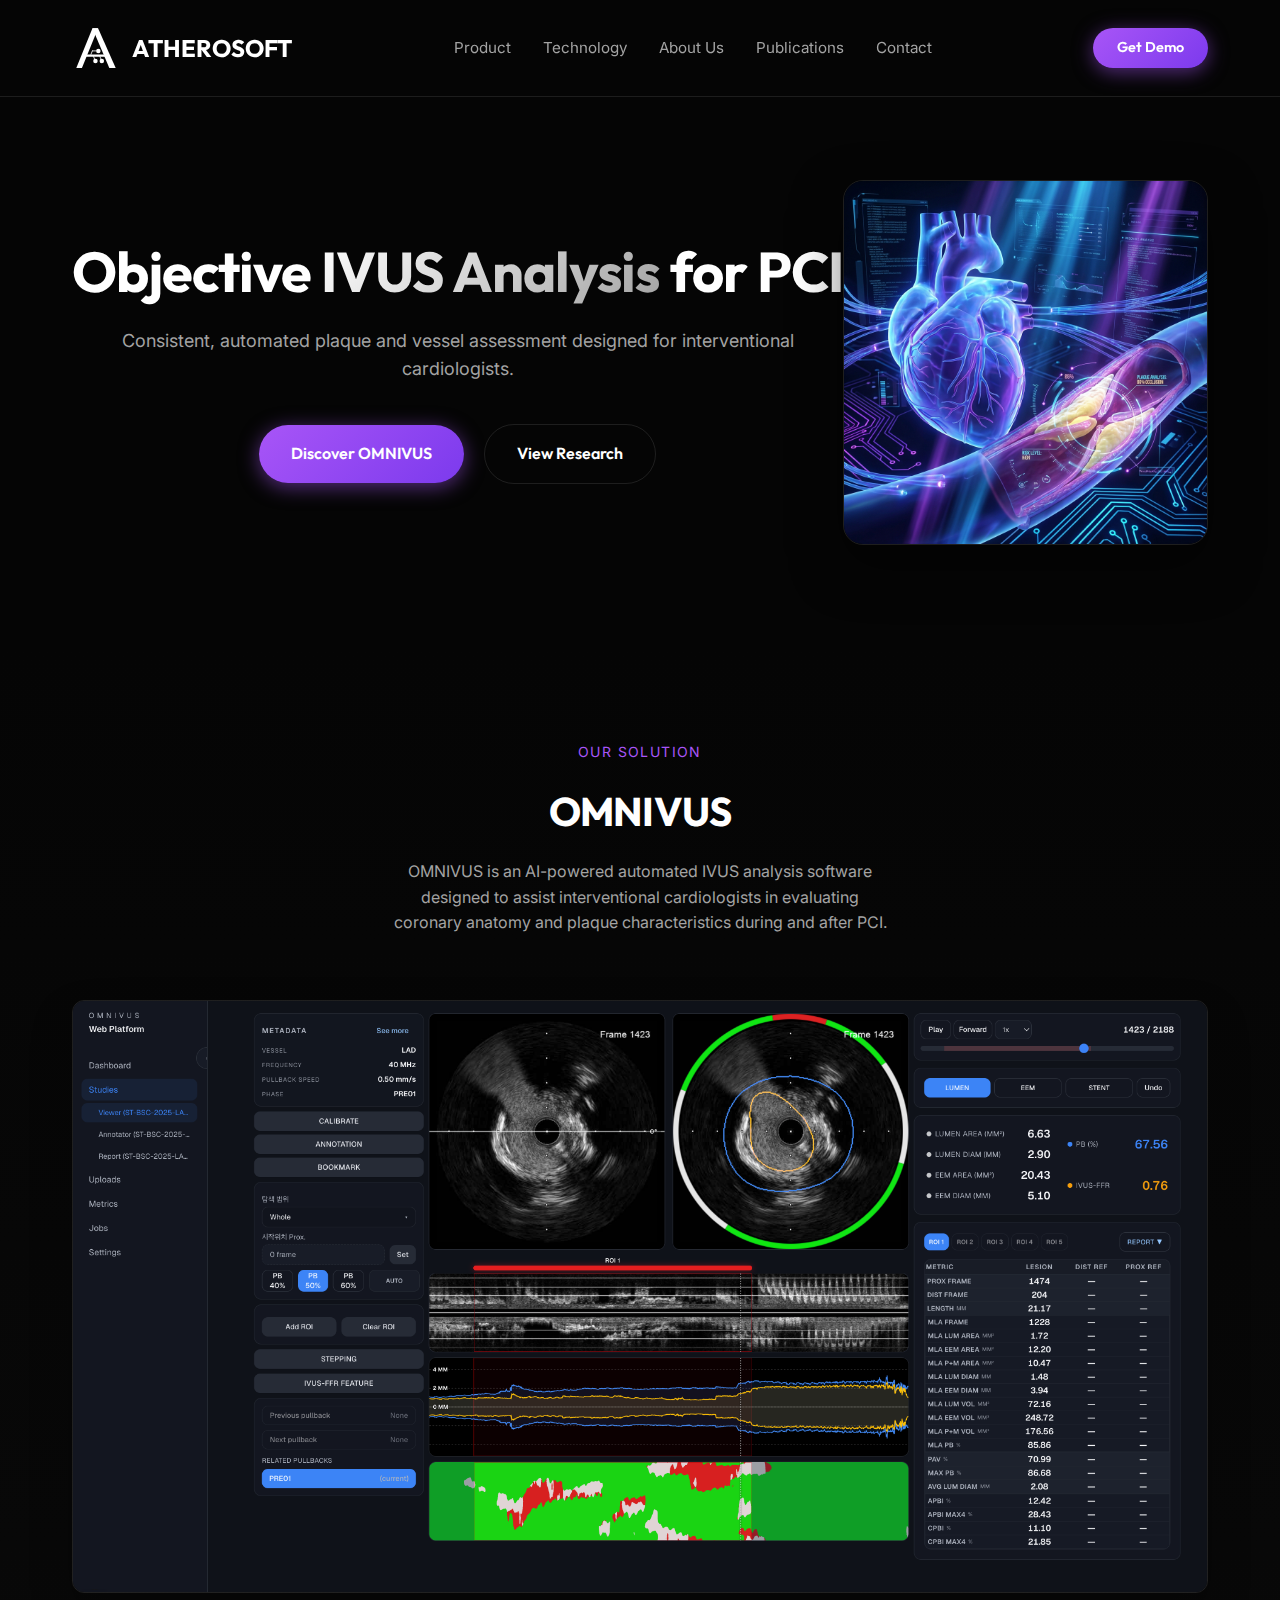
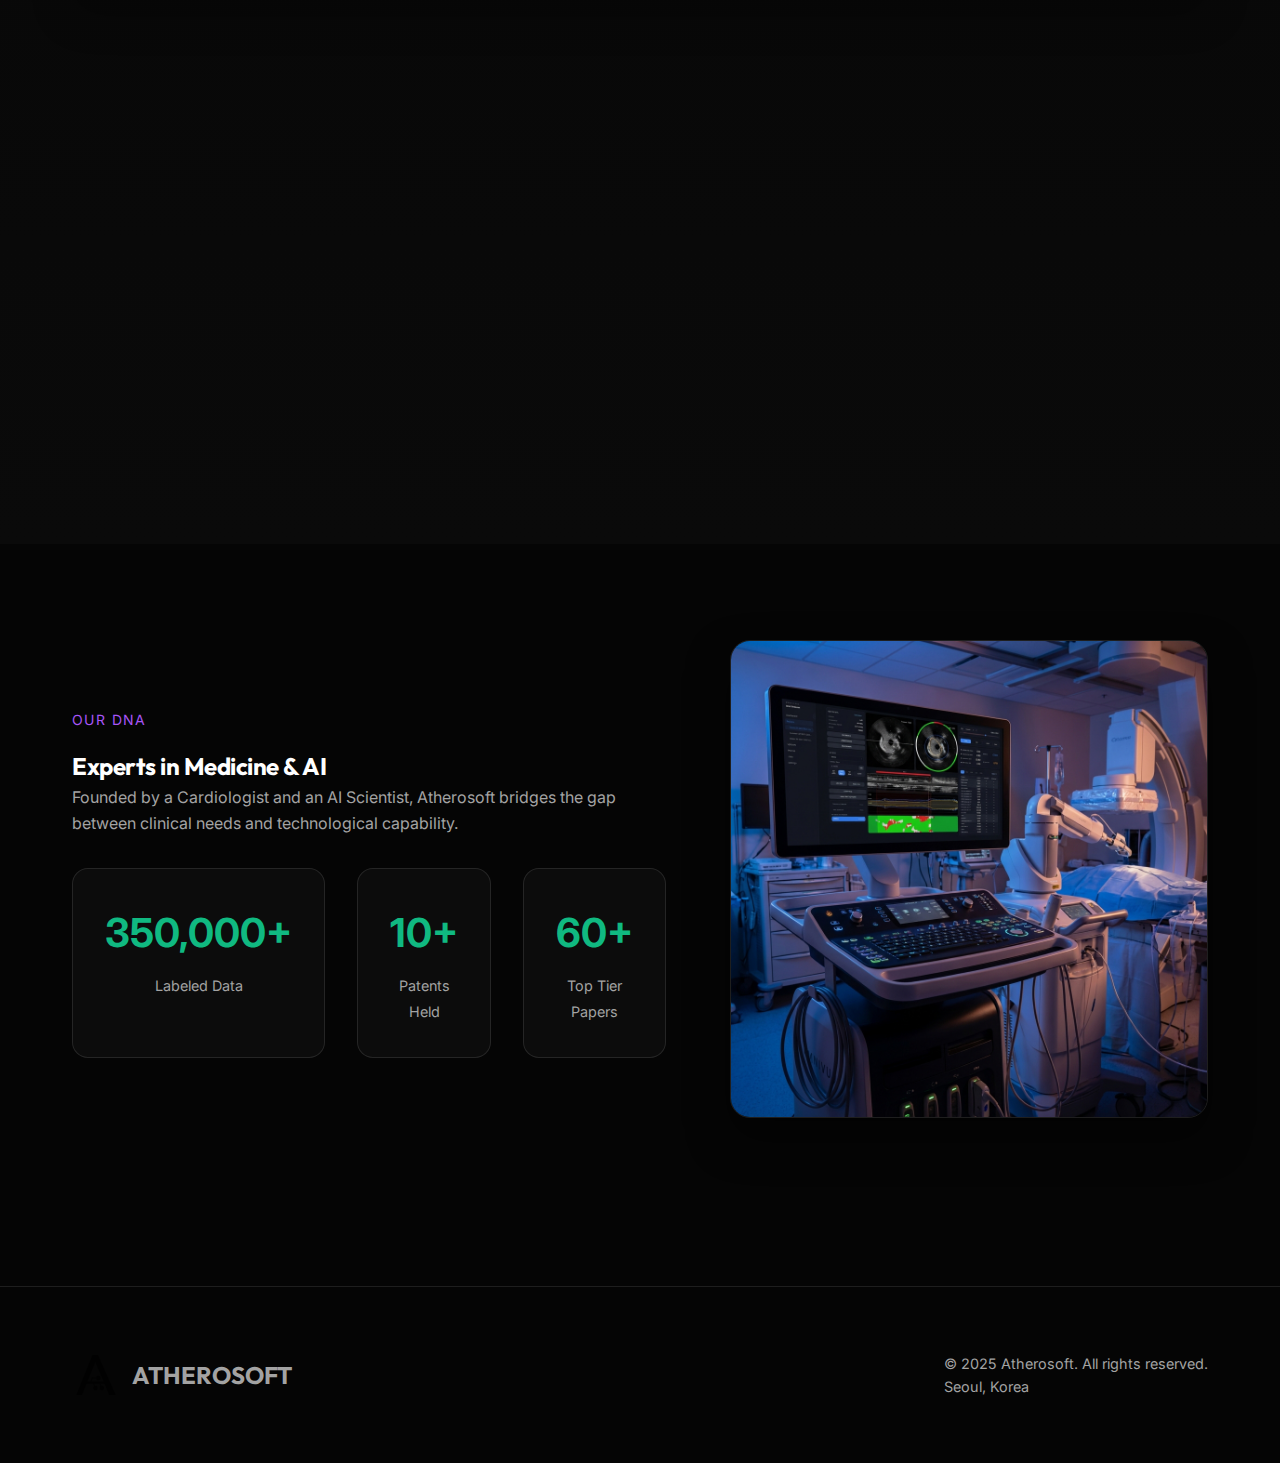
<file: index.html>
<!DOCTYPE html>
<html lang="en">

<head>
    <meta charset="UTF-8">
    <meta name="viewport" content="width=device-width, initial-scale=1.0">
    <title>Atherosoft | PCI Assist Tool</title>
    <meta name="description" content="AI-powered IVUS analysis software for precision cardiology.">

    <!-- Fonts -->
    <link rel="preconnect" href="https://fonts.googleapis.com">
    <link rel="preconnect" href="https://fonts.gstatic.com" crossorigin>
    <link
        href="https://fonts.googleapis.com/css2?family=Inter:wght@300;400;500;600&family=Outfit:wght@500;700&display=swap"
        rel="stylesheet">

    <!-- Styles -->
    <link rel="stylesheet" href="style.css">

    <!-- Icons currently using text placeholders, can upgrade to Phosphor/FontAwesome later -->
</head>

<body>

    <header>
        <div class="container">
            <nav>
                <a href="#" class="logo">
                    <img src="ci.svg" alt="Atherosoft Logo">
                    <span>Atherosoft</span>
                </a>
                <div class="nav-links">
                    <a href="index.html#product">Product</a>
                    <a href="index.html#technology">Technology</a>
                    <a href="about.html">About Us</a>
                    <a href="publications.html">Publications</a>
                    <a href="#contact" onclick="openContactModal(); return false;">Contact</a>
                </div>
                <a href="#contact" class="btn btn-primary" style="padding: 0.5rem 1.5rem; font-size: 0.9rem;"
                    onclick="openContactModal(); return false;">Get
                    Demo</a>
            </nav>
        </div>
    </header>

    <main>
        <section class="hero">
            <div class="container">
                <div class="hero-content">
                    <div class="hero-text">
                        <h1>Objective <span class="gradient-text">IVUS Analysis</span> for PCI</h1>
                        <p>Consistent, automated plaque and vessel assessment designed for interventional cardiologists.
                        </p>
                        <div class="hero-cta">
                            <a href="#product" class="btn btn-primary">Discover OMNIVUS</a>
                            <a href="#technology" class="btn btn-secondary" style="margin-left: 1rem;">View Research</a>
                        </div>
                    </div>
                    <div class="hero-visual">
                        <!-- Hero Image -->
                        <img src="assets/cardio_hero_background.png" alt="AI Analysis Visualization" id="hero-img">
                    </div>
                </div>
            </div>
        </section>

        <section id="product" class="product">
            <div class="container">
                <div class="section-header">
                    <span class="section-label">Our Solution</span>
                    <h2>OMNIVUS</h2>
                    <p style="color: var(--color-text-muted);">
                        OMNIVUS is an AI-powered automated IVUS analysis software<br>
                        designed to assist interventional cardiologists in evaluating<br>
                        coronary anatomy and plaque characteristics during and after PCI.
                    </p>
                </div>

                <div class="product-preview" style="text-align: center; margin-bottom: 4rem;">
                    <!-- Dashboard Image -->
                    <img src="assets/omnivus.png" alt="OMNIVUS Dashboard"
                        style="max-width: 100%; border-radius: 12px; border: 1px solid var(--color-border); box-shadow: 0 20px 40px rgba(0,0,0,0.3);">
                </div>

                <div class="feature-grid">
                    <div class="feature-card">
                        <div class="feature-icon">📊</div>
                        <h3>100+ Clinical Parameters</h3>
                        <p>Comprehensive analysis including volumetric indices, FFR, plaque burden, and plaque
                            characteristics—over 100 clinical parameters calculated automatically.</p>
                    </div>
                    <div class="feature-card">
                        <div class="feature-icon">🔬</div>
                        <h3>Plaque Characterization</h3>
                        <p>Automated quantification of calcification and attenuated plaque. Trained and tuned with OCT
                            cross-validation for superior accuracy.</p>
                    </div>
                    <div class="feature-card">
                        <div class="feature-icon">🎯</div>
                        <h3>ROI Detection</h3>
                        <p>Automatic detection of lesions and stent intervention areas, streamlining your workflow and
                            reducing manual effort.</p>
                    </div>
                    <div class="feature-card">
                        <div class="feature-icon">⚡</div>
                        <h3>Under 15 Seconds</h3>
                        <p>Process complete IVUS pullback volumes of 2000 frames in under 15 seconds, enabling real-time
                            clinical decision-making during procedures.</p>
                    </div>
                </div>
            </div>
        </section>

        <section id="technology" class="technology">
            <div class="container">
                <div class="tech-grid">
                    <div class="tech-info">
                        <span class="section-label">Our DNA</span>
                        <h2>Experts in Medicine & AI</h2>
                        <p style="color: var(--color-text-muted); margin-bottom: 2rem;">
                            Founded by a Cardiologist and an AI Scientist, Atherosoft bridges the gap between clinical
                            needs and technological capability.
                        </p>
                        <div class="tech-stats">
                            <div class="stat-item">
                                <span class="stat-number">350,000+</span>
                                <span class="stat-label">Labeled Data</span>
                            </div>
                            <div class="stat-item">
                                <span class="stat-number">10+</span>
                                <span class="stat-label">Patents Held</span>
                            </div>
                            <div class="stat-item">
                                <span class="stat-number">60+</span>
                                <span class="stat-label">Top Tier Papers</span>
                            </div>
                        </div>
                    </div>
                    <div class="tech-visual">
                        <!-- Console Image -->
                        <img src="assets/omnivus_console.png" alt="OMNIVUS in Medical Console"
                            style="width: 100%; border-radius: 20px; border: 1px solid var(--color-border); box-shadow: 0 20px 40px rgba(0,0,0,0.5);">
                    </div>
                </div>
            </div>
        </section>
    </main>

    <footer>
        <div class="container">
            <div class="footer-content">
                <div class="logo">
                    <img src="ci.svg" alt="Atherosoft Logo" style="filter: grayscale(100%); opacity: 0.7;">
                    <span style="color: var(--color-text-muted);">Atherosoft</span>
                </div>
                <div class="footer-info">
                    <p>© 2025 Atherosoft. All rights reserved.</p>
                    <p>Seoul, Korea</p>
                </div>
            </div>
        </div>
    </footer>

    <!-- Contact Modal -->
    <div id="contactModal" class="modal">
        <div class="modal-content">
            <button class="modal-close" id="closeModal">&times;</button>
            <div class="modal-header">
                <h2>Get in Touch</h2>
                <p>Let's discuss how OMNIVUS can transform your practice.</p>
            </div>
            <form id="contactForm" action="https://formspree.io/f/xnnelnve" method="POST">
                <div class="form-group">
                    <label for="name">Name *</label>
                    <input type="text" id="name" name="name" required>
                </div>
                <div class="form-group">
                    <label for="email">Email *</label>
                    <input type="email" id="email" name="email" required>
                </div>
                <div class="form-group">
                    <label for="organization">Organization</label>
                    <input type="text" id="organization" name="organization">
                </div>
                <div class="form-group">
                    <label for="message">Message *</label>
                    <textarea id="message" name="message" rows="5" required></textarea>
                </div>
                <button type="submit" class="btn btn-primary" style="width: 100%;">Send Message</button>
            </form>
            <div id="formSuccess" class="form-message" style="display: none;">
                <p>✓ Thank you! We'll get back to you soon.</p>
            </div>
        </div>
    </div>

    <script src="script.js"></script>
</body>

</html>
</file>
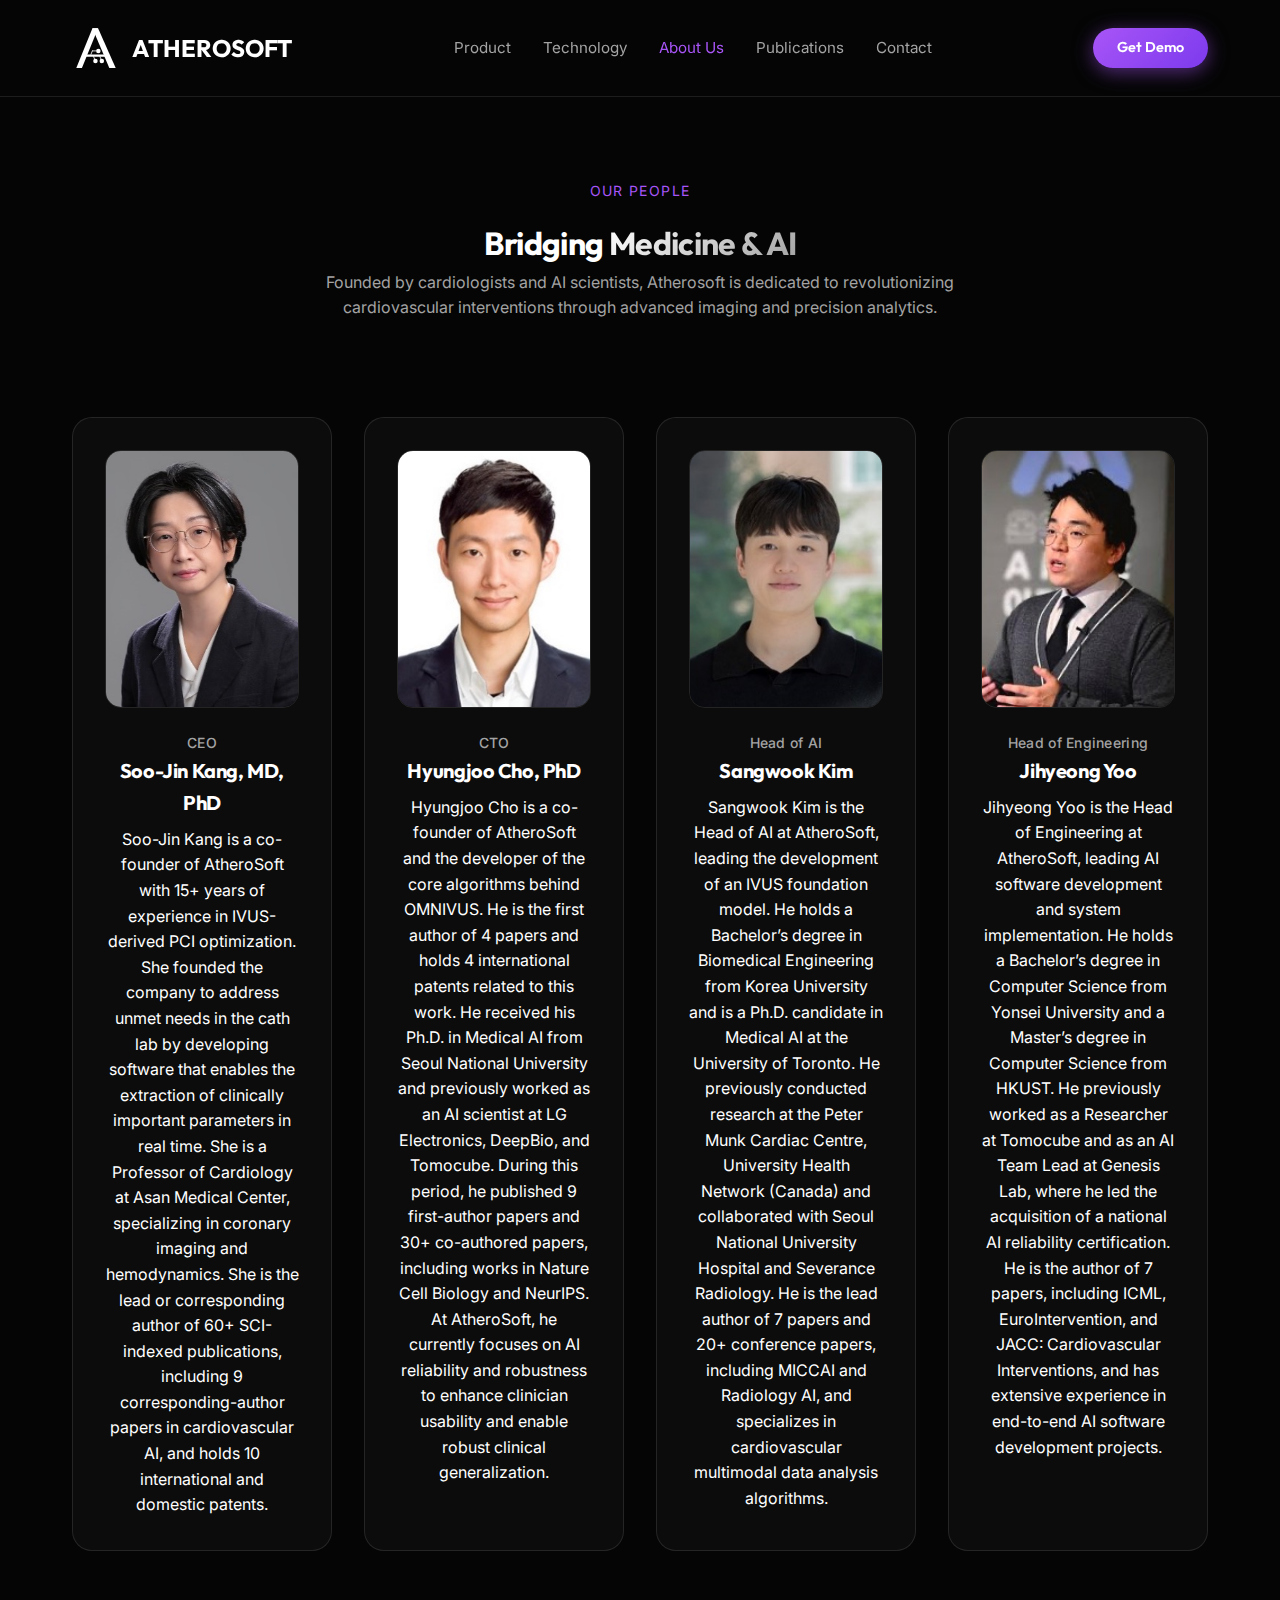
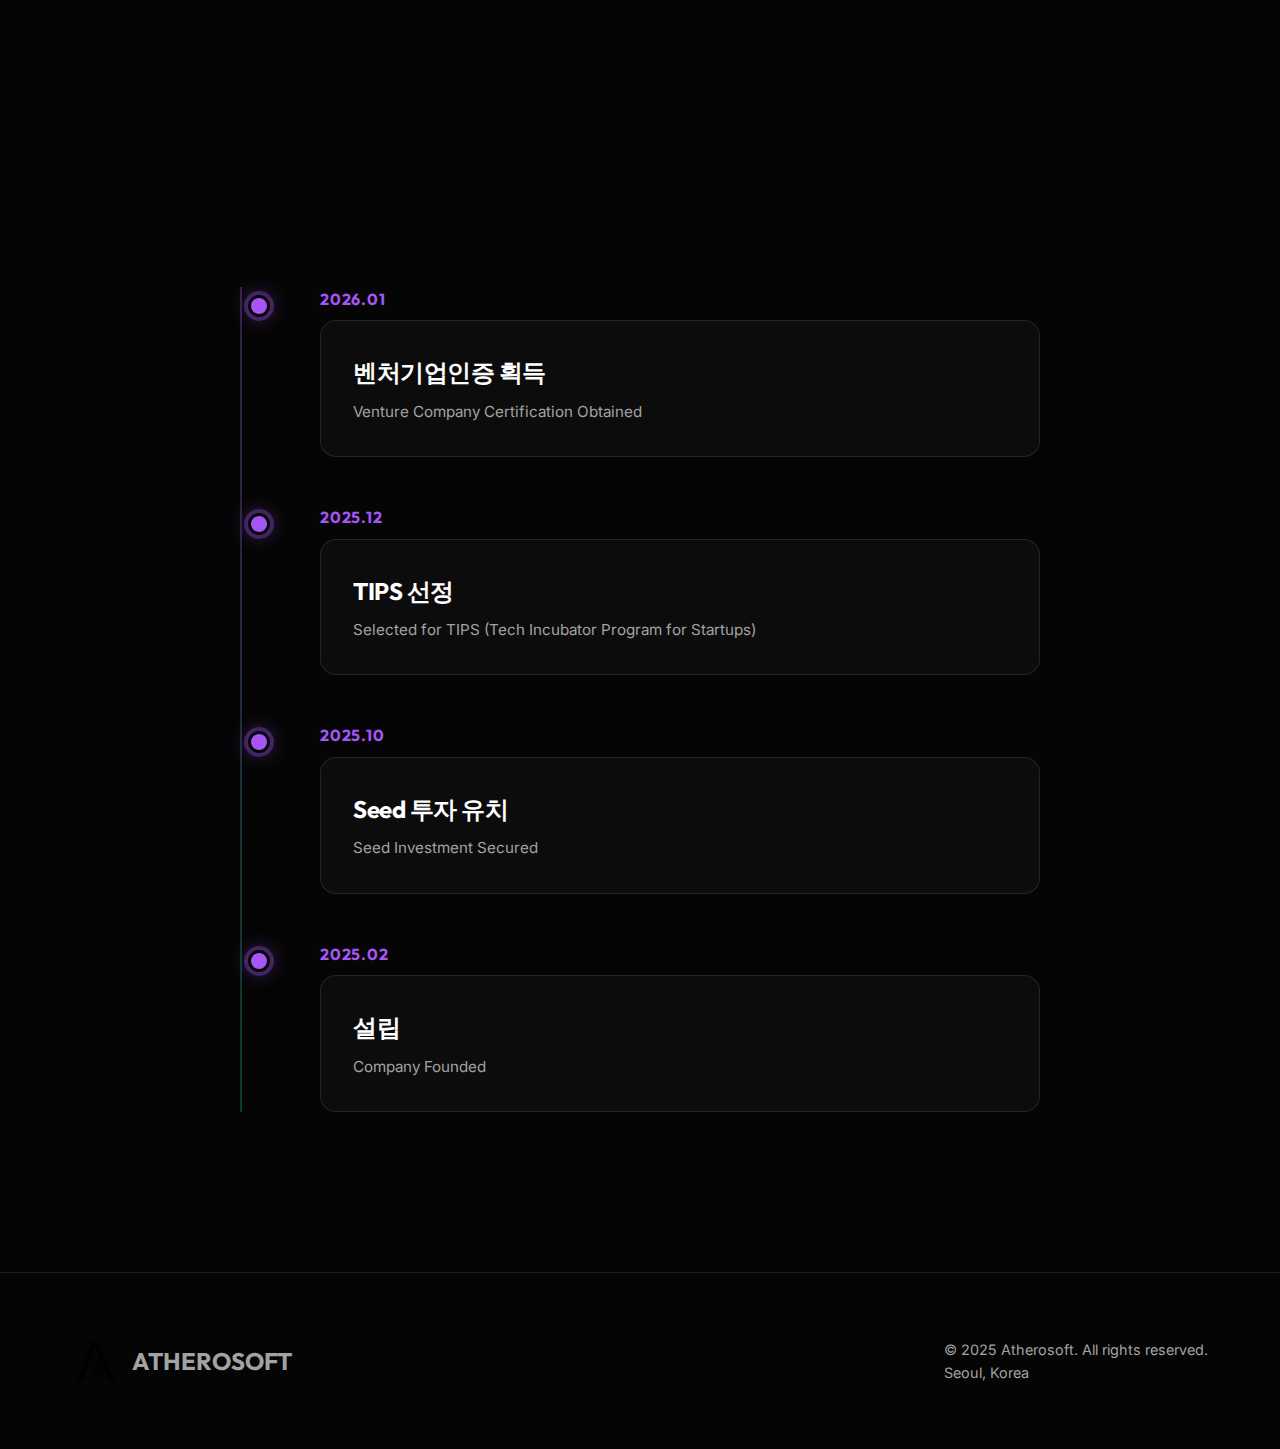
<file: about.html>
<!DOCTYPE html>
<html lang="en">

<head>
    <meta charset="UTF-8">
    <meta name="viewport" content="width=device-width, initial-scale=1.0">
    <title>About Us | Atherosoft</title>
    <meta name="description"
        content="Meet the experts behind Atherosoft, bridging medicine and AI for precision cardiology.">

    <!-- Fonts -->
    <link rel="preconnect" href="https://fonts.googleapis.com">
    <link rel="preconnect" href="https://fonts.gstatic.com" crossorigin>
    <link
        href="https://fonts.googleapis.com/css2?family=Inter:wght@300;400;500;600&family=Outfit:wght@500;700&display=swap"
        rel="stylesheet">

    <!-- Styles -->
    <link rel="stylesheet" href="style.css">
</head>

<body class="about-page">

    <header>
        <div class="container">
            <nav>
                <a href="index.html" class="logo">
                    <img src="ci.svg" alt="Atherosoft Logo">
                    <span>Atherosoft</span>
                </a>
                <div class="nav-links">
                    <a href="index.html#product">Product</a>
                    <a href="index.html#technology">Technology</a>
                    <a href="about.html" class="active">About Us</a>
                    <a href="publications.html">Publications</a>
                    <a href="#contact" onclick="openContactModal(); return false;">Contact</a>
                </div>
                <a href="#contact" class="btn btn-primary" style="padding: 0.5rem 1.5rem; font-size: 0.9rem;"
                    onclick="openContactModal(); return false;">Get
                    Demo</a>
            </nav>
        </div>
    </header>

    <main>
        <section class="about-hero">
            <div class="container">
                <div class="section-header">
                    <span class="section-label">Our People</span>
                    <h1>Bridging <span class="gradient-text">Medicine & AI</span></h1>
                    <p style="color: var(--color-text-muted); max-width: 700px; margin: 0 auto;">
                        Founded by cardiologists and AI scientists, Atherosoft is dedicated to revolutionizing
                        cardiovascular interventions through advanced imaging and precision analytics.
                    </p>
                </div>
            </div>
        </section>

        <section class="team-section">
            <div class="container">
                <div class="team-grid">
                    <!-- CEO -->
                    <div class="team-card">
                        <div class="member-image">
                            <img src="assets/ceo.jpg" alt="Soo-Jin Kang">
                        </div>
                        <div class="member-info">
                            <span class="member-role">CEO</span>
                            <h3>Soo-Jin Kang, MD, PhD</h3>
                            <p class="member-bio">
                                Soo-Jin Kang is a co-founder of AtheroSoft with 15+ years of experience in IVUS-derived PCI optimization. She founded the company to address unmet needs in the cath lab by developing software that enables the extraction of clinically important parameters in real time. She is a Professor of Cardiology at Asan Medical Center, specializing in coronary imaging and hemodynamics. She is the lead or corresponding author of 60+ SCI-indexed publications, including 9 corresponding-author papers in cardiovascular AI, and holds 10 international and domestic patents.
                            </p>
                        </div>
                    </div>

                    <!-- CTO -->
                    <div class="team-card">
                        <div class="member-image">
                            <img src="assets/cto.jpg" alt="Hyung Joo Cho">
                        </div>
                        <div class="member-info">
                            <span class="member-role">CTO</span>
                            <h3>Hyungjoo Cho, PhD</h3>
                            <p class="member-bio">
                                Hyungjoo Cho is a co-founder of AtheroSoft and the developer of the core algorithms behind OMNIVUS. He is the first author of 4 papers and holds 4 international patents related to this work. He received his Ph.D. in Medical AI from Seoul National University and previously worked as an AI scientist at LG Electronics, DeepBio, and Tomocube. During this period, he published 9 first-author papers and 30+ co-authored papers, including works in Nature Cell Biology and NeurIPS. At AtheroSoft, he currently focuses on AI reliability and robustness  to enhance clinician usability and enable robust clinical generalization.
                            </p>
                        </div>
                    </div>

                    <!-- AI Lead -->
                    <div class="team-card">
                        <div class="member-image">
                            <img src="assets/ai_lead.jpg" alt="Sangwook Kim">
                        </div>
                        <div class="member-info">
                            <span class="member-role">Head of AI</span>
                            <h3>Sangwook Kim</h3>
                            <p class="member-bio">
                                Sangwook Kim is the Head of AI at AtheroSoft, leading the development of an IVUS foundation model. He holds a Bachelor’s degree in Biomedical Engineering from Korea University and is a Ph.D. candidate in Medical AI at the University of Toronto. He previously conducted research at the Peter Munk Cardiac Centre, University Health Network (Canada) and collaborated with Seoul National University Hospital and Severance Radiology. He is the lead author of 7 papers and 20+ conference papers, including MICCAI and Radiology AI, and specializes in cardiovascular multimodal data analysis algorithms.
                            </p>
                        </div>
                    </div>

                    <!-- Dev Lead -->
                    <div class="team-card">
                        <div class="member-image">
                            <img src="assets/dev_lead.jpg" alt="Jihyeong Yoo">
                        </div>
                        <div class="member-info">
                            <span class="member-role">Head of Engineering</span>
                            <h3>Jihyeong Yoo</h3>
                            <p class="member-bio">
                                Jihyeong Yoo is the Head of Engineering at AtheroSoft, leading AI software development and system implementation. He holds a Bachelor’s degree in Computer Science from Yonsei University and a Master’s degree in Computer Science from HKUST. He previously worked as a Researcher at Tomocube and as an AI Team Lead at Genesis Lab, where he led the acquisition of a national AI reliability certification. He is the author of 7 papers, including ICML, EuroIntervention, and JACC: Cardiovascular Interventions, and has extensive experience in end-to-end AI software development projects.
                            </p>
                        </div>
                    </div>
                </div>
            </div>
        </section>

        <section class="history-section">
            <div class="container">
                <div class="section-header">
                    <span class="section-label">Company History</span>
                    <h2>Our <span class="gradient-text">Journey</span></h2>
                    <p style="color: var(--color-text-muted); max-width: 700px; margin: 0 auto;">
                        Milestones in our mission to revolutionize cardiovascular interventions through AI.
                    </p>
                </div>
                <div class="timeline">
                    <div class="timeline-item">
                        <div class="timeline-date">2026.01</div>
                        <div class="timeline-content">
                            <h3>벤처기업인증 획득</h3>
                            <p>Venture Company Certification Obtained</p>
                        </div>
                    </div>
                    <div class="timeline-item">
                        <div class="timeline-date">2025.12</div>
                        <div class="timeline-content">
                            <h3>TIPS 선정</h3>
                            <p>Selected for TIPS (Tech Incubator Program for Startups)</p>
                        </div>
                    </div>
                    <div class="timeline-item">
                        <div class="timeline-date">2025.10</div>
                        <div class="timeline-content">
                            <h3>Seed 투자 유치</h3>
                            <p>Seed Investment Secured</p>
                        </div>
                    </div>
                    <div class="timeline-item">
                        <div class="timeline-date">2025.02</div>
                        <div class="timeline-content">
                            <h3>설립</h3>
                            <p>Company Founded</p>
                        </div>
                    </div>
                </div>
            </div>
        </section>
    </main>

    <footer>
        <div class="container">
            <div class="footer-content">
                <div class="logo">
                    <img src="ci.svg" alt="Atherosoft Logo" style="filter: grayscale(100%); opacity: 0.7;">
                    <span style="color: var(--color-text-muted);">Atherosoft</span>
                </div>
                <div class="footer-info">
                    <p>© 2025 Atherosoft. All rights reserved.</p>
                    <p>Seoul, Korea</p>
                </div>
            </div>
        </div>
    </footer>

    <!-- Contact Modal -->
    <div id="contactModal" class="modal">
        <div class="modal-content">
            <button class="modal-close" id="closeModal">&times;</button>
            <div class="modal-header">
                <h2>Get in Touch</h2>
                <p>Let's discuss how OMNIVUS can transform your practice.</p>
            </div>
            <form id="contactForm" action="https://formspree.io/f/xnnelnve" method="POST">
                <div class="form-group">
                    <label for="name">Name *</label>
                    <input type="text" id="name" name="name" required>
                </div>
                <div class="form-group">
                    <label for="email">Email *</label>
                    <input type="email" id="email" name="email" required>
                </div>
                <div class="form-group">
                    <label for="organization">Organization</label>
                    <input type="text" id="organization" name="organization">
                </div>
                <div class="form-group">
                    <label for="message">Message *</label>
                    <textarea id="message" name="message" rows="5" required></textarea>
                </div>
                <button type="submit" class="btn btn-primary" style="width: 100%;">Send Message</button>
            </form>
            <div id="formSuccess" class="form-message" style="display: none;">
                <p>✓ Thank you! We'll get back to you soon.</p>
            </div>
        </div>
    </div>

    <script src="script.js"></script>
</body>

</html>
</file>
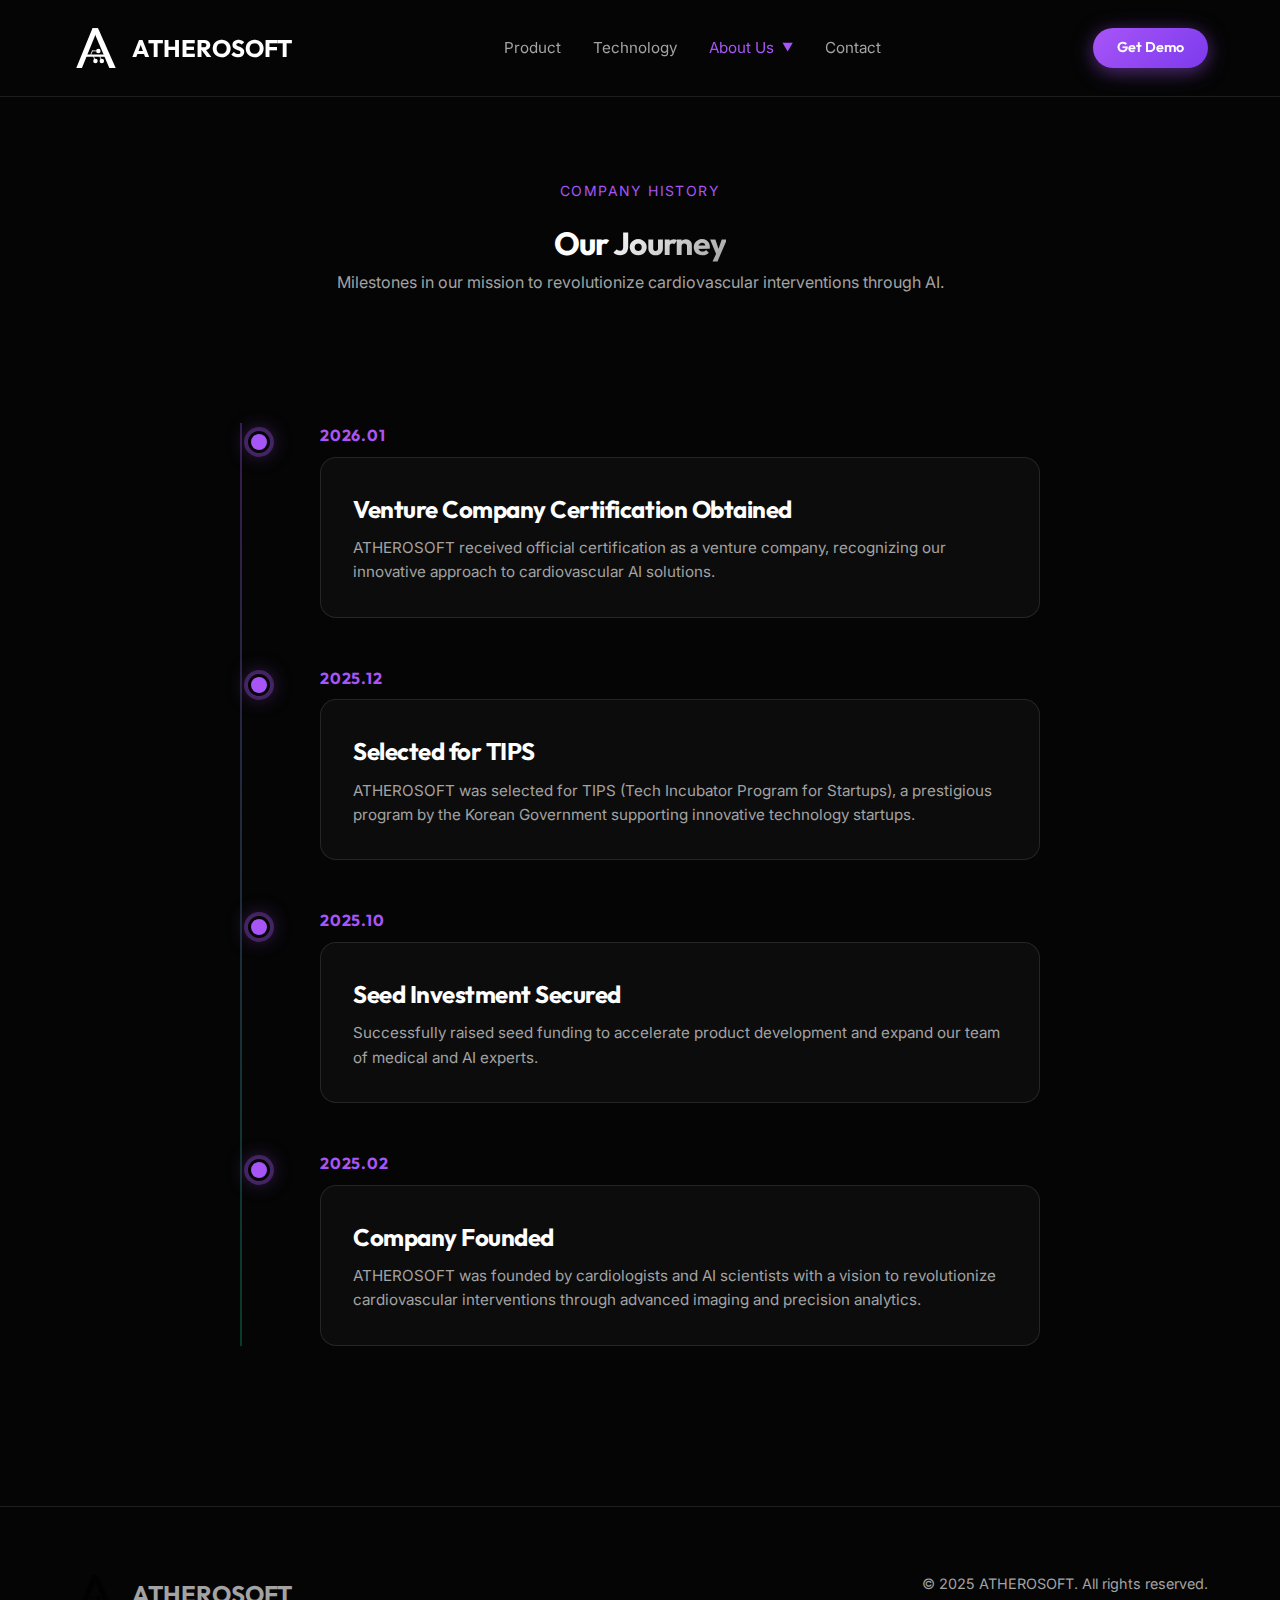
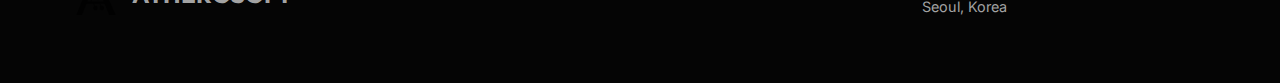
<file: history.html>
<!DOCTYPE html>
<html lang="en">

<head>
    <meta charset="UTF-8">
    <meta name="viewport" content="width=device-width, initial-scale=1.0">
    <title>Company History | ATHEROSOFT</title>
    <meta name="description"
        content="Milestones in ATHEROSOFT's mission to revolutionize cardiovascular interventions through AI.">

    <!-- Fonts -->
    <link rel="preconnect" href="https://fonts.googleapis.com">
    <link rel="preconnect" href="https://fonts.gstatic.com" crossorigin>
    <link
        href="https://fonts.googleapis.com/css2?family=Inter:wght@300;400;500;600&family=Outfit:wght@500;700&display=swap"
        rel="stylesheet">

    <!-- Styles -->
    <link rel="stylesheet" href="style.css">
</head>

<body class="about-page">

    <header>
        <div class="container">
            <nav>
                <a href="index.html" class="logo">
                    <img src="ci.svg" alt="ATHEROSOFT Logo">
                    <span>ATHEROSOFT</span>
                </a>
                <div class="nav-links">
                    <a href="index.html#product">Product</a>
                    <a href="technology.html">Technology</a>
                    <div class="nav-dropdown">
                        <a href="#" class="nav-dropdown-toggle active">About Us</a>
                        <div class="nav-dropdown-menu">
                            <a href="our-team.html">Our Team</a>
                            <a href="publications.html">Publications</a>
                            <a href="history.html" class="active">History</a>
                        </div>
                    </div>
                    <a href="#contact" onclick="openContactModal(); return false;">Contact</a>
                </div>
                <a href="#contact" class="btn btn-primary" style="padding: 0.5rem 1.5rem; font-size: 0.9rem;"
                    onclick="openContactModal(); return false;">Get
                    Demo</a>
            </nav>
        </div>
    </header>

    <main>
        <section class="about-hero">
            <div class="container">
                <div class="section-header">
                    <span class="section-label">Company History</span>
                    <h1>Our <span class="gradient-text">Journey</span></h1>
                    <p style="color: var(--color-text-muted); max-width: 700px; margin: 0 auto;">
                        Milestones in our mission to revolutionize cardiovascular interventions through AI.
                    </p>
                </div>
            </div>
        </section>

        <section class="history-section">
            <div class="container">
                <div class="timeline">
                    <div class="timeline-item">
                        <div class="timeline-date">2026.01</div>
                        <div class="timeline-content">
                            <h3>Venture Company Certification Obtained</h3>
                            <p>ATHEROSOFT received official certification as a venture company, recognizing our
                                innovative approach to cardiovascular AI solutions.</p>
                        </div>
                    </div>
                    <div class="timeline-item">
                        <div class="timeline-date">2025.12</div>
                        <div class="timeline-content">
                            <h3>Selected for TIPS</h3>
                            <p>ATHEROSOFT was selected for TIPS (Tech Incubator Program for Startups), a prestigious
                                program by the Korean Government supporting innovative technology startups.</p>
                        </div>
                    </div>
                    <div class="timeline-item">
                        <div class="timeline-date">2025.10</div>
                        <div class="timeline-content">
                            <h3>Seed Investment Secured</h3>
                            <p>Successfully raised seed funding to accelerate product development and expand our team of
                                medical and AI experts.</p>
                        </div>
                    </div>
                    <div class="timeline-item">
                        <div class="timeline-date">2025.02</div>
                        <div class="timeline-content">
                            <h3>Company Founded</h3>
                            <p>ATHEROSOFT was founded by cardiologists and AI scientists with a vision to revolutionize
                                cardiovascular interventions through advanced imaging and precision analytics.</p>
                        </div>
                    </div>
                </div>
            </div>
        </section>
    </main>

    <footer>
        <div class="container">
            <div class="footer-content">
                <div class="logo">
                    <img src="ci.svg" alt="ATHEROSOFT Logo" style="filter: grayscale(100%); opacity: 0.7;">
                    <span style="color: var(--color-text-muted);">ATHEROSOFT</span>
                </div>
                <div class="footer-info">
                    <p>© 2025 ATHEROSOFT. All rights reserved.</p>
                    <p>Seoul, Korea</p>
                </div>
            </div>
        </div>
    </footer>

    <!-- Contact Modal -->
    <div id="contactModal" class="modal">
        <div class="modal-content">
            <button class="modal-close" id="closeModal">&times;</button>
            <div class="modal-header">
                <h2>Get in Touch</h2>
                <p>Let's discuss how OMNIVUS can transform your practice.</p>
            </div>
            <form id="contactForm" action="https://formspree.io/f/xnnelnve" method="POST">
                <div class="form-group">
                    <label for="name">Name *</label>
                    <input type="text" id="name" name="name" required>
                </div>
                <div class="form-group">
                    <label for="email">Email *</label>
                    <input type="email" id="email" name="email" required>
                </div>
                <div class="form-group">
                    <label for="organization">Organization</label>
                    <input type="text" id="organization" name="organization">
                </div>
                <div class="form-group">
                    <label for="message">Message *</label>
                    <textarea id="message" name="message" rows="5" required></textarea>
                </div>
                <button type="submit" class="btn btn-primary" style="width: 100%;">Send Message</button>
            </form>
            <div id="formSuccess" class="form-message" style="display: none;">
                <p>✓ Thank you! We'll get back to you soon.</p>
            </div>
        </div>
    </div>

    <script src="script.js"></script>
</body>

</html>
</file>
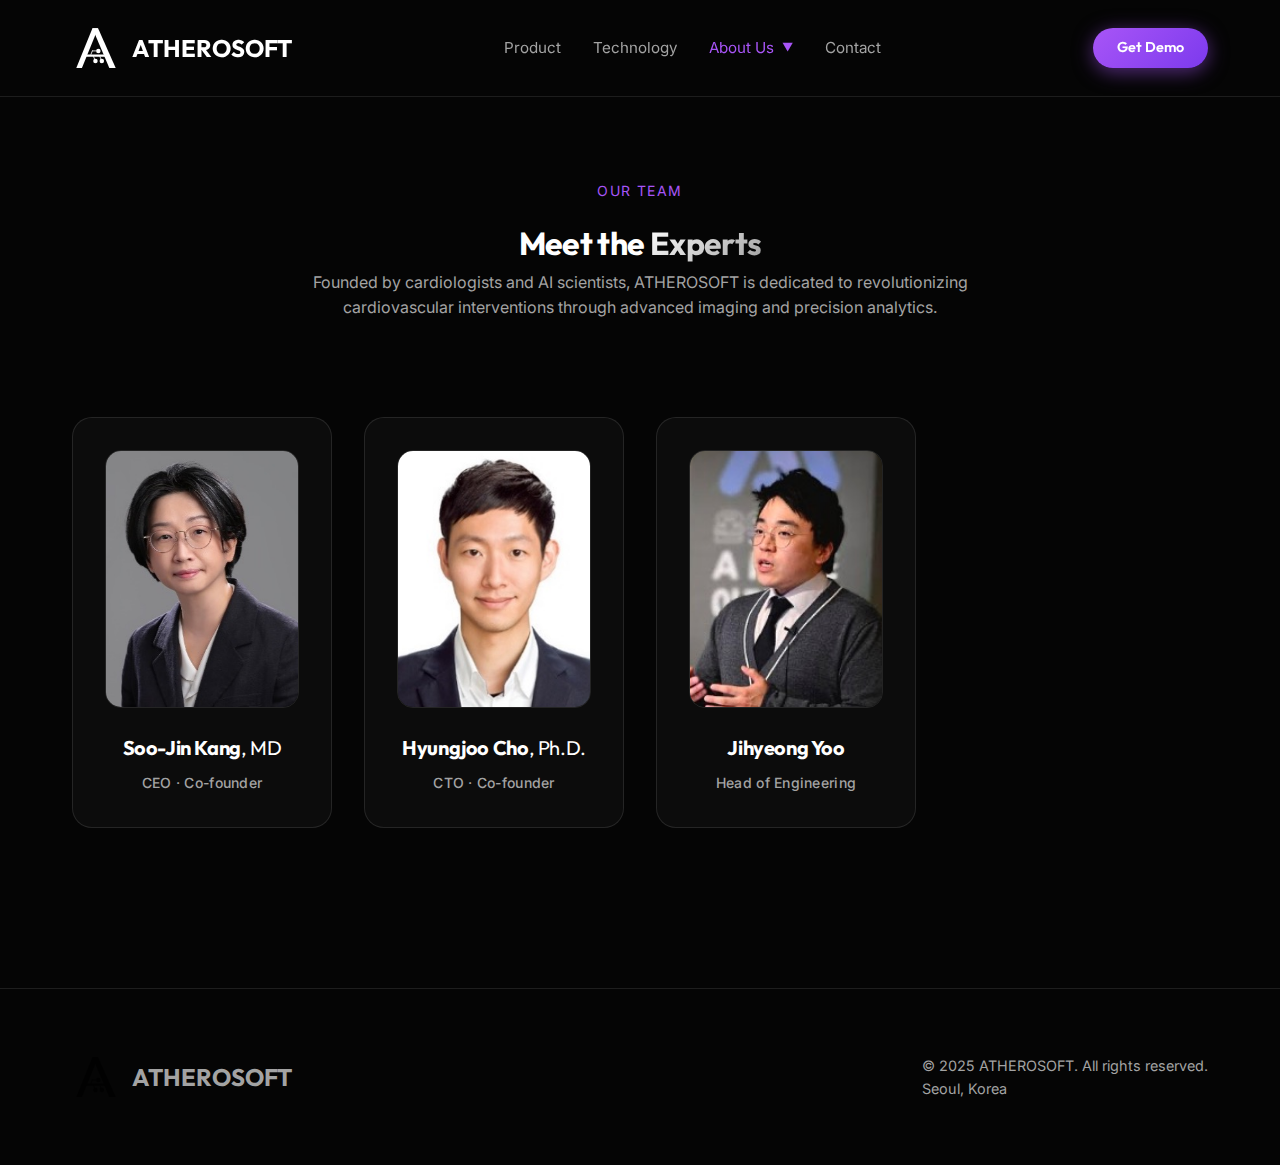
<file: our-team.html>
<!DOCTYPE html>
<html lang="en">

<head>
    <meta charset="UTF-8">
    <meta name="viewport" content="width=device-width, initial-scale=1.0">
    <title>Our Team | ATHEROSOFT</title>
    <meta name="description"
        content="Meet the experts behind ATHEROSOFT, bridging medicine and AI for precision cardiology.">

    <!-- Fonts -->
    <link rel="preconnect" href="https://fonts.googleapis.com">
    <link rel="preconnect" href="https://fonts.gstatic.com" crossorigin>
    <link
        href="https://fonts.googleapis.com/css2?family=Inter:wght@300;400;500;600&family=Outfit:wght@500;700&display=swap"
        rel="stylesheet">

    <!-- Styles -->
    <link rel="stylesheet" href="style.css">
</head>

<body class="about-page">

    <header>
        <div class="container">
            <nav>
                <a href="index.html" class="logo">
                    <img src="ci.svg" alt="ATHEROSOFT Logo">
                    <span>ATHEROSOFT</span>
                </a>
                <div class="nav-links">
                    <a href="index.html#product">Product</a>
                    <a href="technology.html">Technology</a>
                    <div class="nav-dropdown">
                        <a href="#" class="nav-dropdown-toggle active">About Us</a>
                        <div class="nav-dropdown-menu">
                            <a href="our-team.html" class="active">Our Team</a>
                            <a href="publications.html">Publications</a>
                            <a href="history.html">History</a>
                        </div>
                    </div>
                    <a href="#contact" onclick="openContactModal(); return false;">Contact</a>
                </div>
                <a href="#contact" class="btn btn-primary" style="padding: 0.5rem 1.5rem; font-size: 0.9rem;"
                    onclick="openContactModal(); return false;">Get
                    Demo</a>
            </nav>
        </div>
    </header>

    <main>
        <section class="about-hero">
            <div class="container">
                <div class="section-header">
                    <span class="section-label">Our Team</span>
                    <h1>Meet the <span class="gradient-text">Experts</span></h1>
                    <p style="color: var(--color-text-muted); max-width: 700px; margin: 0 auto;">
                        Founded by cardiologists and AI scientists, ATHEROSOFT is dedicated to revolutionizing cardiovascular interventions through advanced imaging and precision analytics.
                    </p>
                </div>
            </div>
        </section>

        <section class="team-section">
            <div class="container">
                <div class="team-grid">
                    <!-- CEO -->
                    <div class="team-card">
                        <div class="member-image">
                            <img src="assets/ceo.jpg" alt="Soo-Jin Kang">
                        </div>
                        <div class="member-info">
                            <h3>Soo-Jin Kang<span class="member-degree">, MD</span></h3>
                            <span class="member-role">CEO · Co-founder</span>
                        </div>
                    </div>

                    <!-- CTO -->
                    <div class="team-card">
                        <div class="member-image">
                            <img src="assets/cto.jpg" alt="Hyung Joo Cho">
                        </div>
                        <div class="member-info">
                            <h3>Hyungjoo Cho<span class="member-degree">, Ph.D.</span></h3>
                            <span class="member-role">CTO · Co-founder</span>
                        </div>
                    </div>

                    <!-- AI Lead -->
                    <!--
                    <div class="team-card">
                        <div class="member-image">
                            <img src="assets/head_ai.jpg" alt="Daewoong An">
                        </div>
                        <div class="member-info">
                            <h3>Daewoong An</h3>
                            <span class="member-role">Head of AI</span>
                        </div>
                    </div>
                    -->

                    <!-- Dev Lead -->
                    <div class="team-card">
                        <div class="member-image">
                            <img src="assets/dev_lead.jpg" alt="Jihyeong Yoo">
                        </div>
                        <div class="member-info">
                            <h3>Jihyeong Yoo</h3>
                            <span class="member-role">Head of Engineering</span>
                        </div>
                    </div>
                </div>
            </div>
        </section>
    </main>

    <footer>
        <div class="container">
            <div class="footer-content">
                <div class="logo">
                    <img src="ci.svg" alt="ATHEROSOFT Logo" style="filter: grayscale(100%); opacity: 0.7;">
                    <span style="color: var(--color-text-muted);">ATHEROSOFT</span>
                </div>
                <div class="footer-info">
                    <p>© 2025 ATHEROSOFT. All rights reserved.</p>
                    <p>Seoul, Korea</p>
                </div>
            </div>
        </div>
    </footer>

    <!-- Contact Modal -->
    <div id="contactModal" class="modal">
        <div class="modal-content">
            <button class="modal-close" id="closeModal">&times;</button>
            <div class="modal-header">
                <h2>Get in Touch</h2>
                <p>Let's discuss how OMNIVUS can transform your practice.</p>
            </div>
            <form id="contactForm" action="https://formspree.io/f/xnnelnve" method="POST">
                <div class="form-group">
                    <label for="name">Name *</label>
                    <input type="text" id="name" name="name" required>
                </div>
                <div class="form-group">
                    <label for="email">Email *</label>
                    <input type="email" id="email" name="email" required>
                </div>
                <div class="form-group">
                    <label for="organization">Organization</label>
                    <input type="text" id="organization" name="organization">
                </div>
                <div class="form-group">
                    <label for="message">Message *</label>
                    <textarea id="message" name="message" rows="5" required></textarea>
                </div>
                <button type="submit" class="btn btn-primary" style="width: 100%;">Send Message</button>
            </form>
            <div id="formSuccess" class="form-message" style="display: none;">
                <p>✓ Thank you! We'll get back to you soon.</p>
            </div>
        </div>
    </div>

    <script src="script.js"></script>
</body>

</html>
</file>
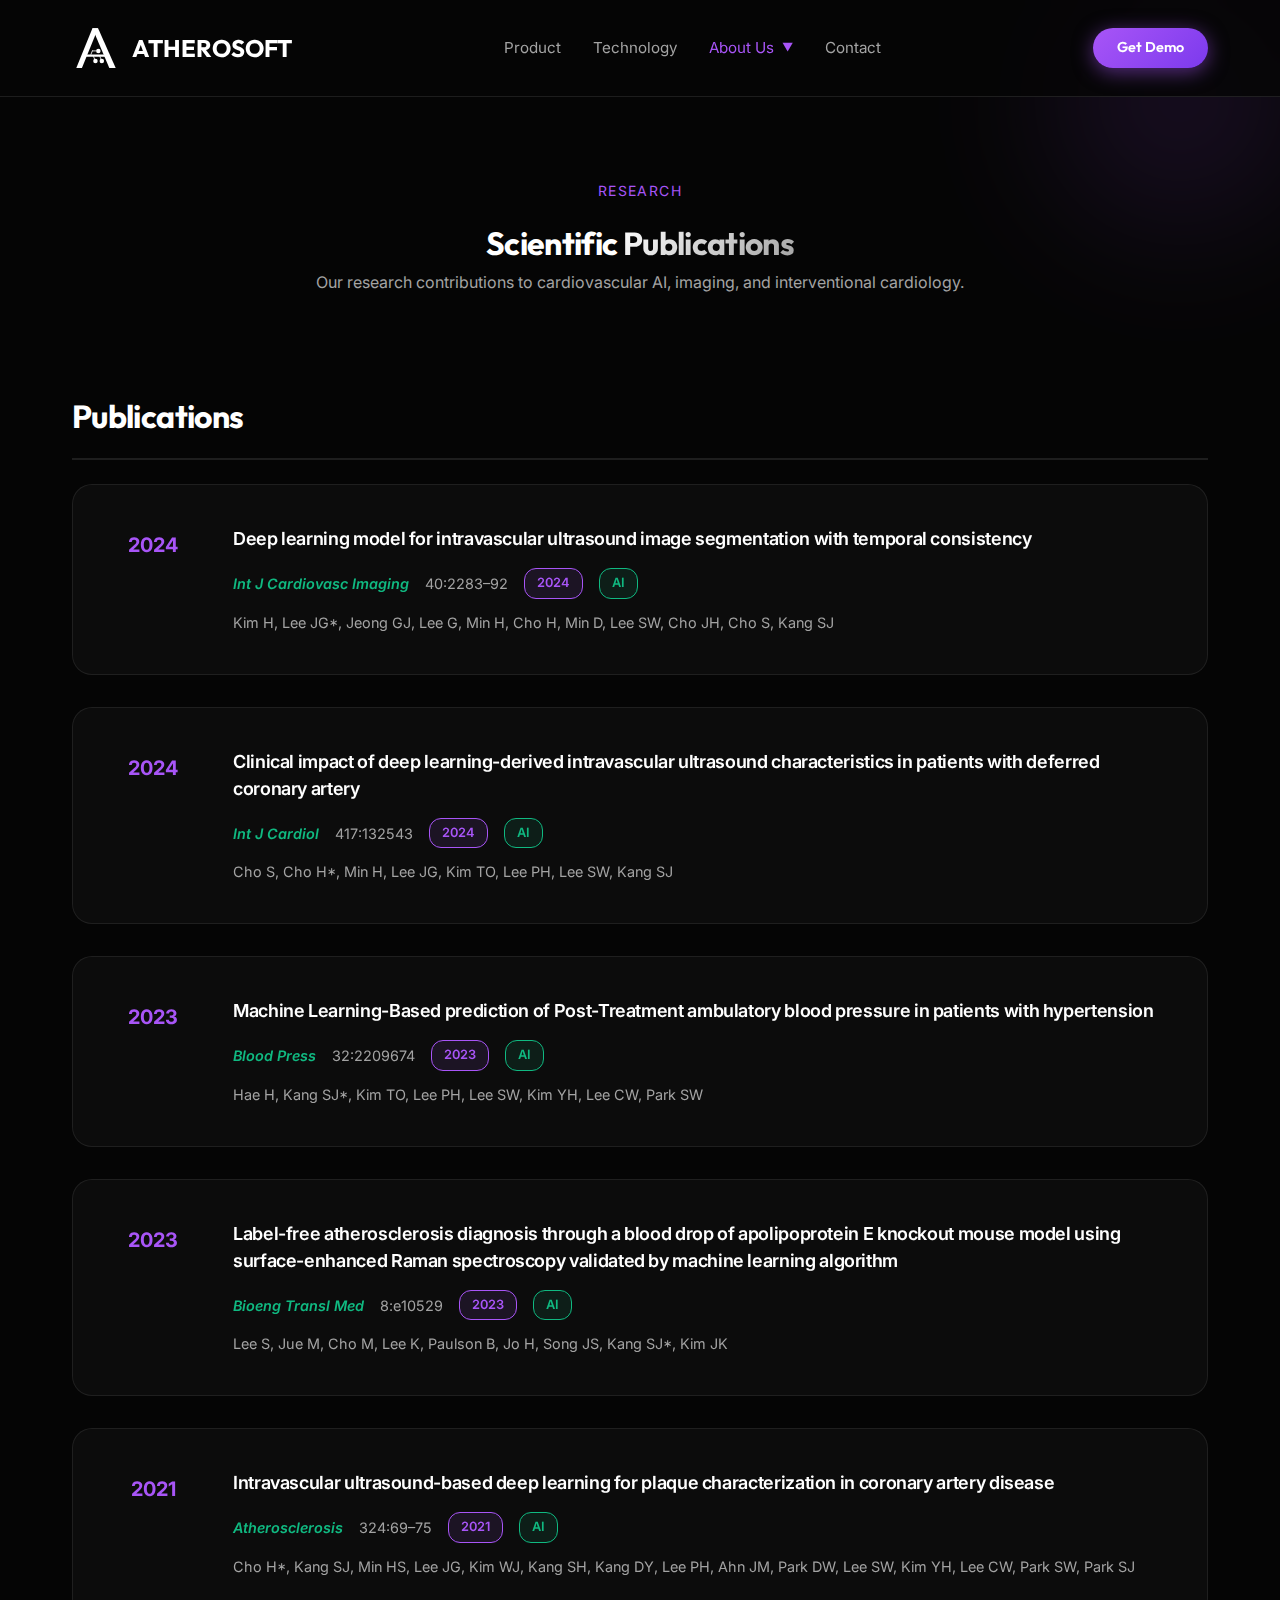
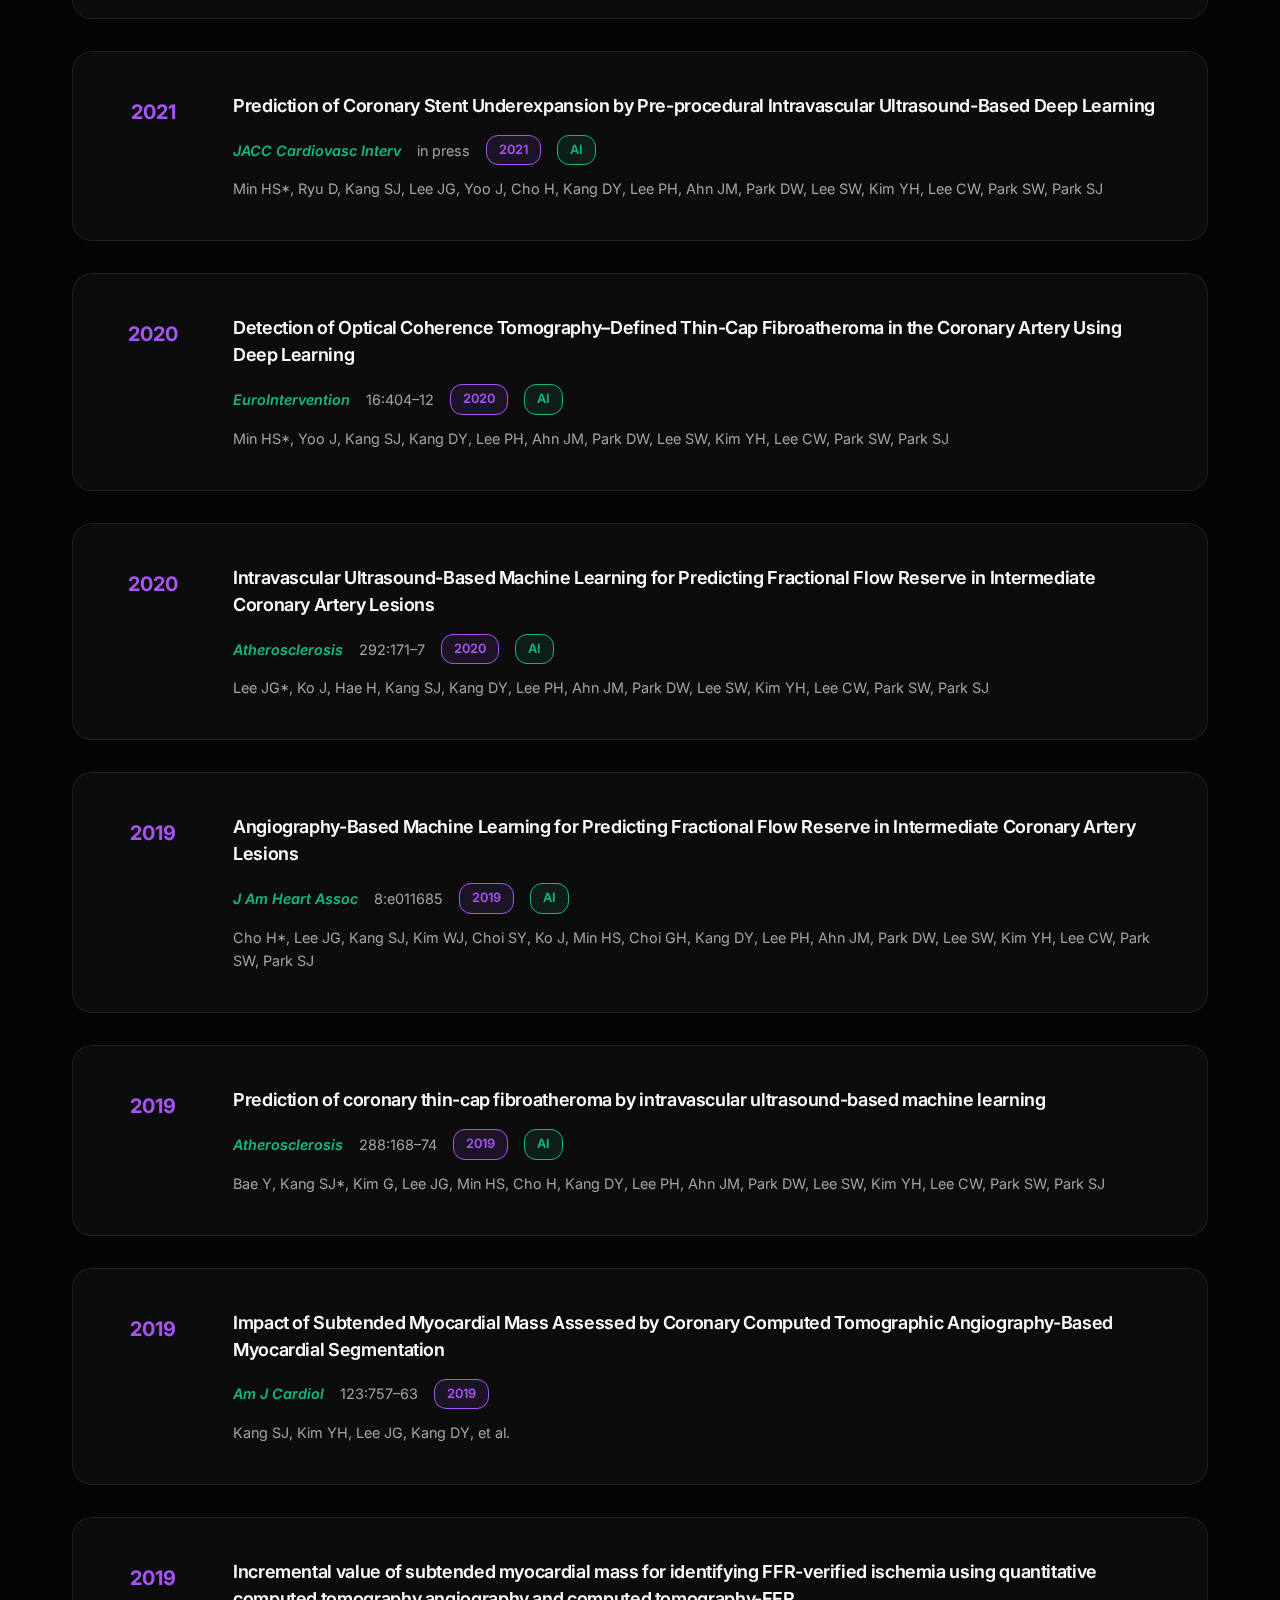
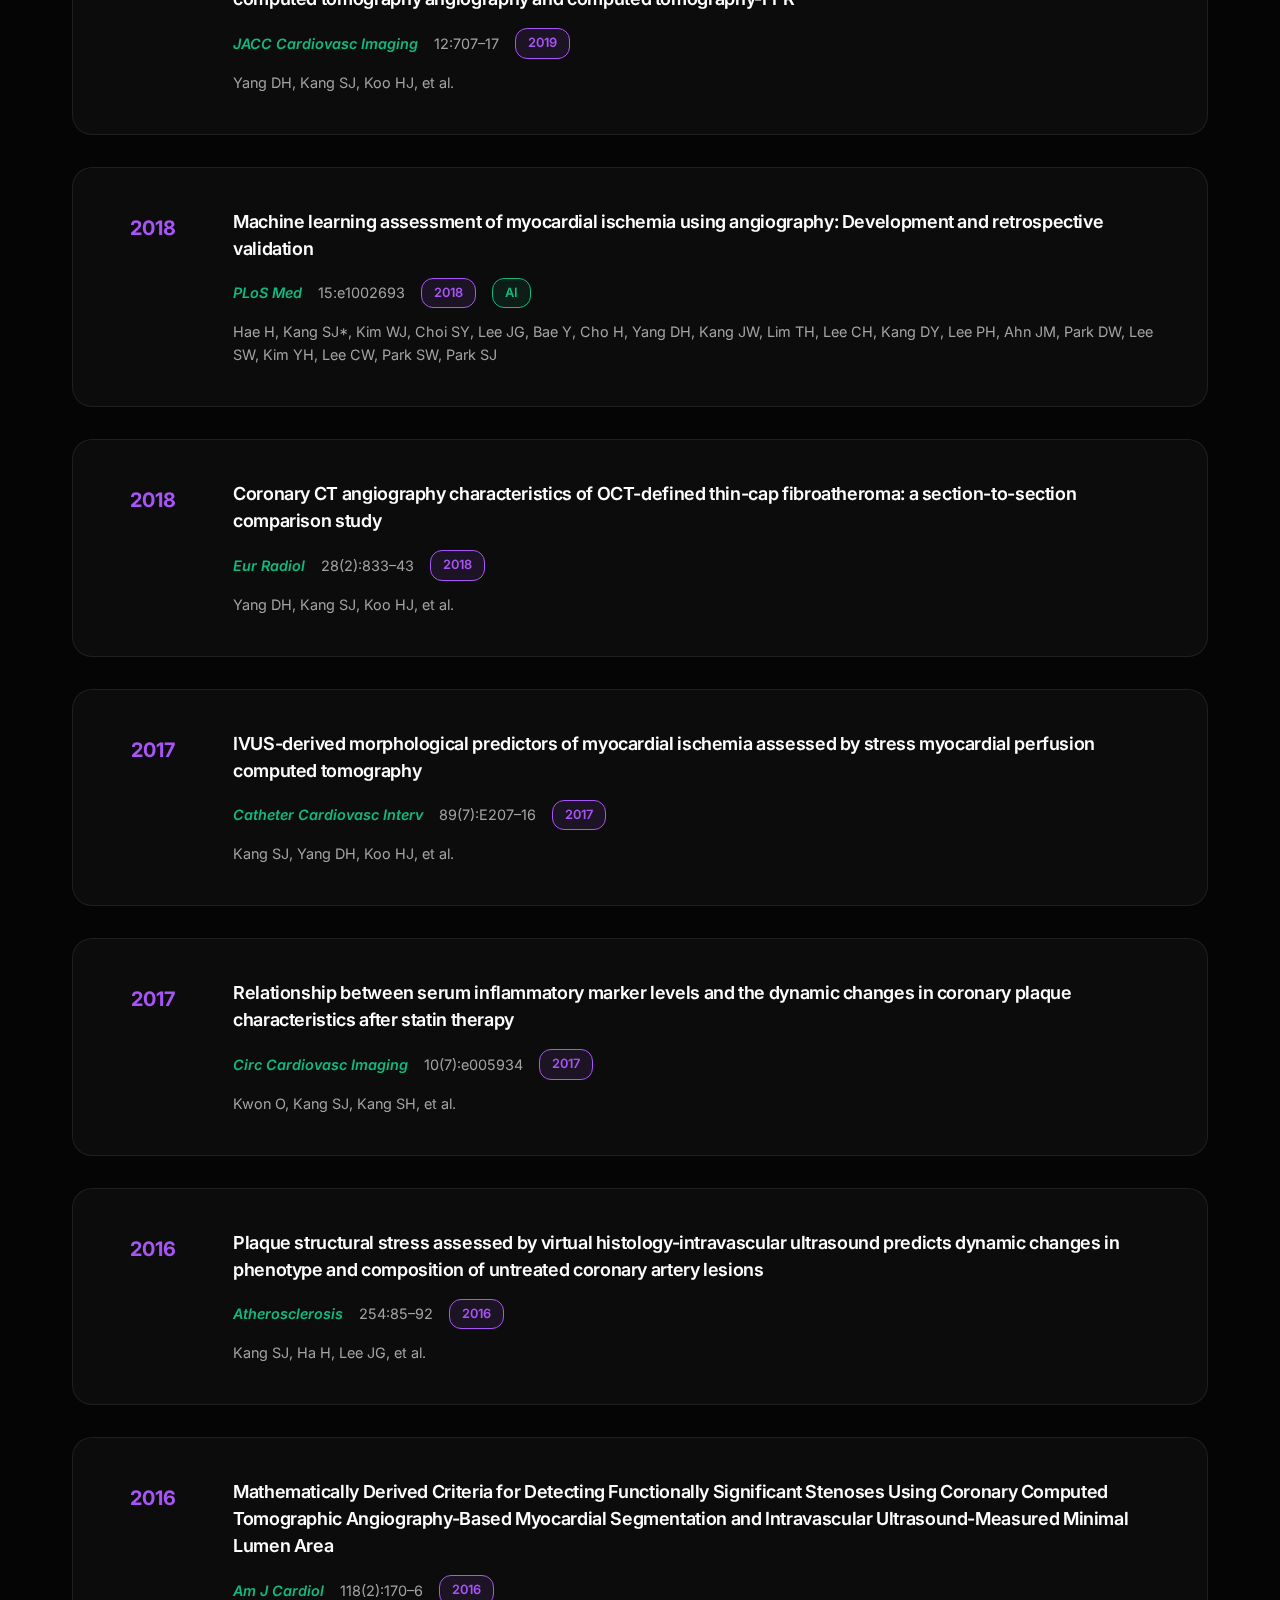
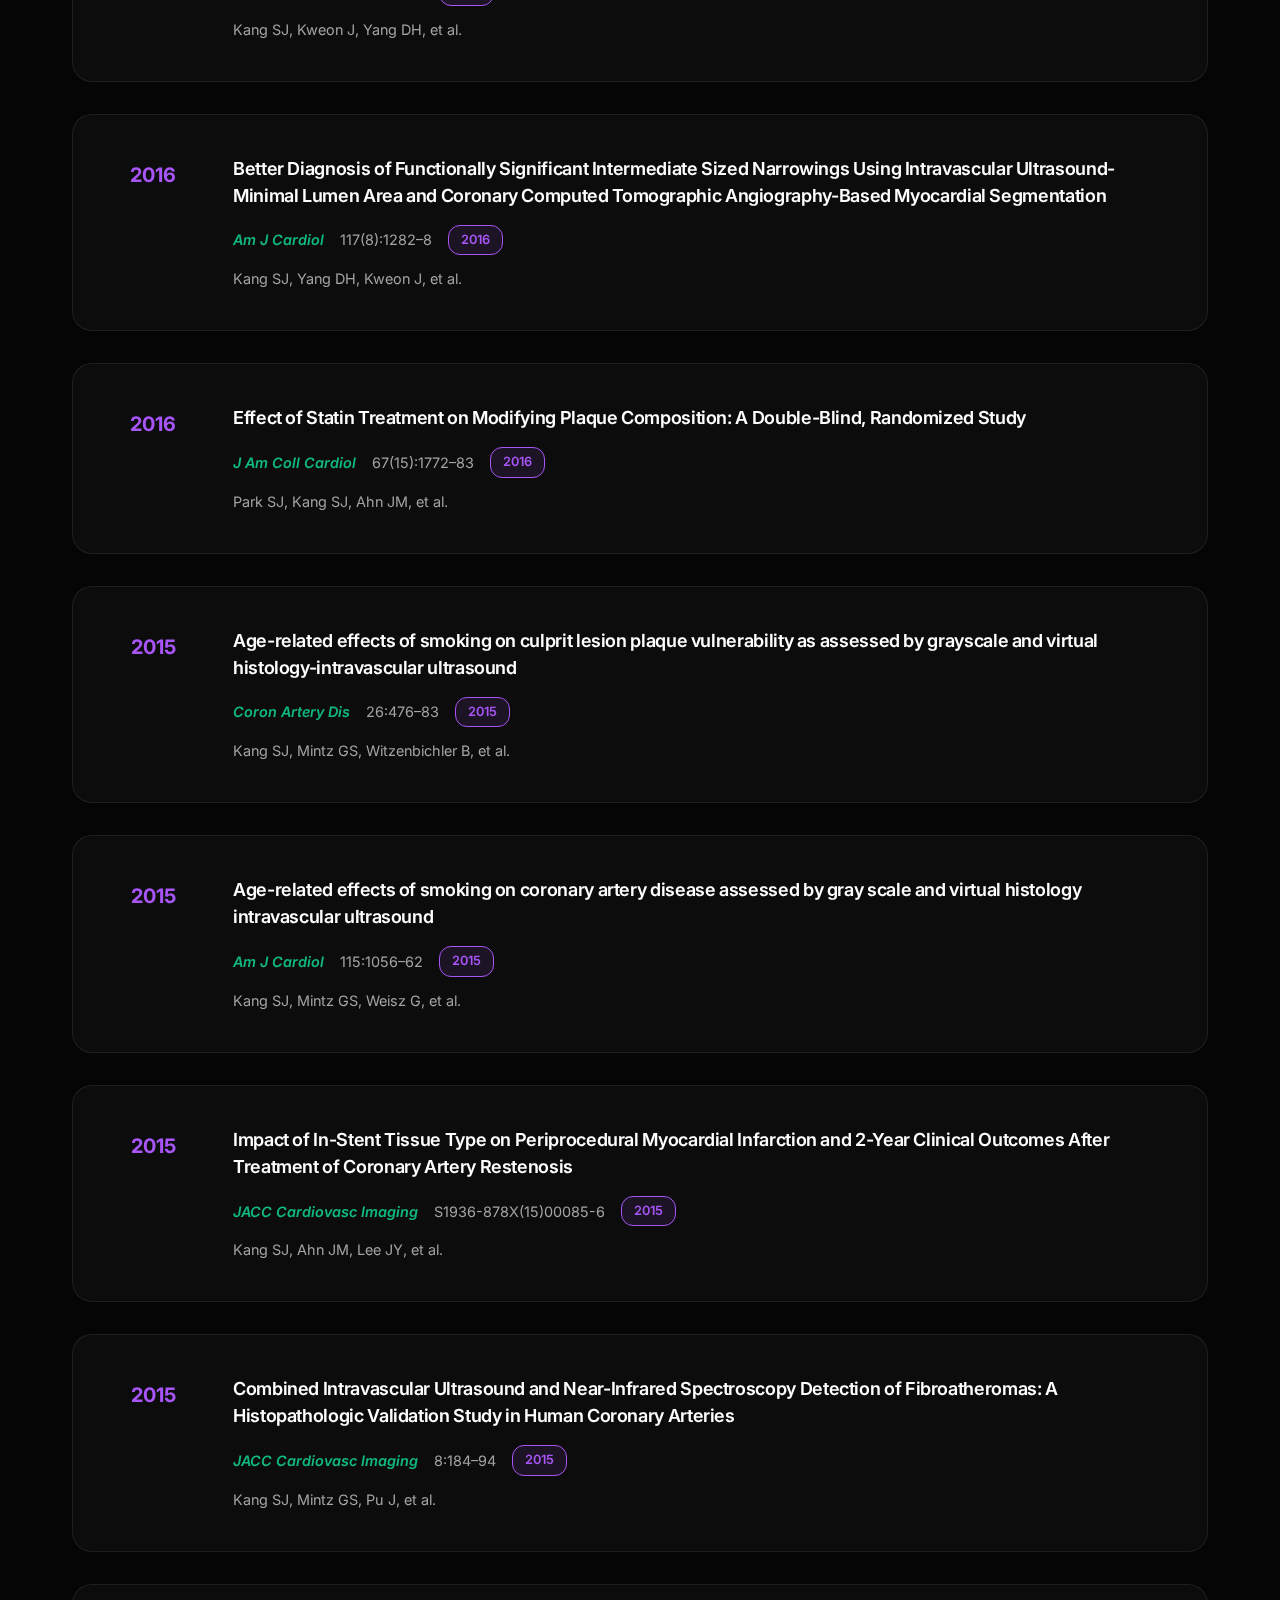
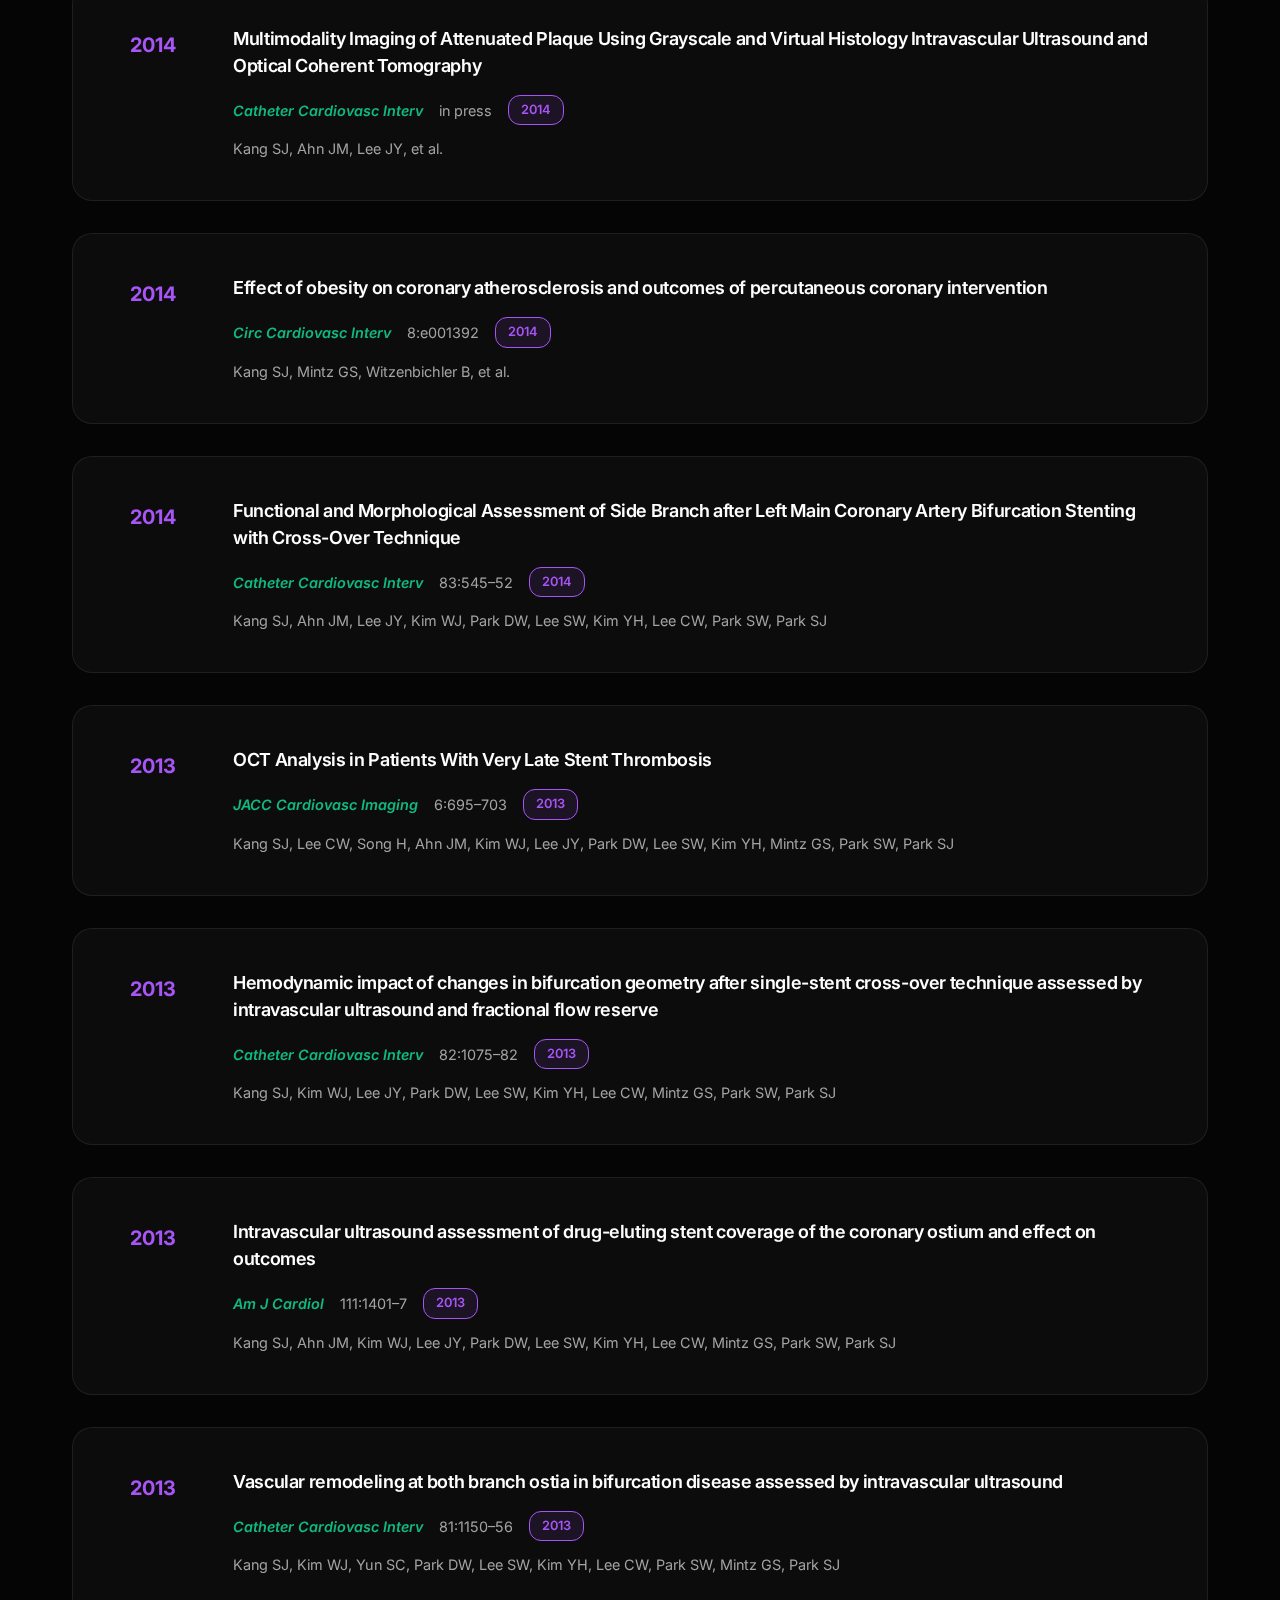
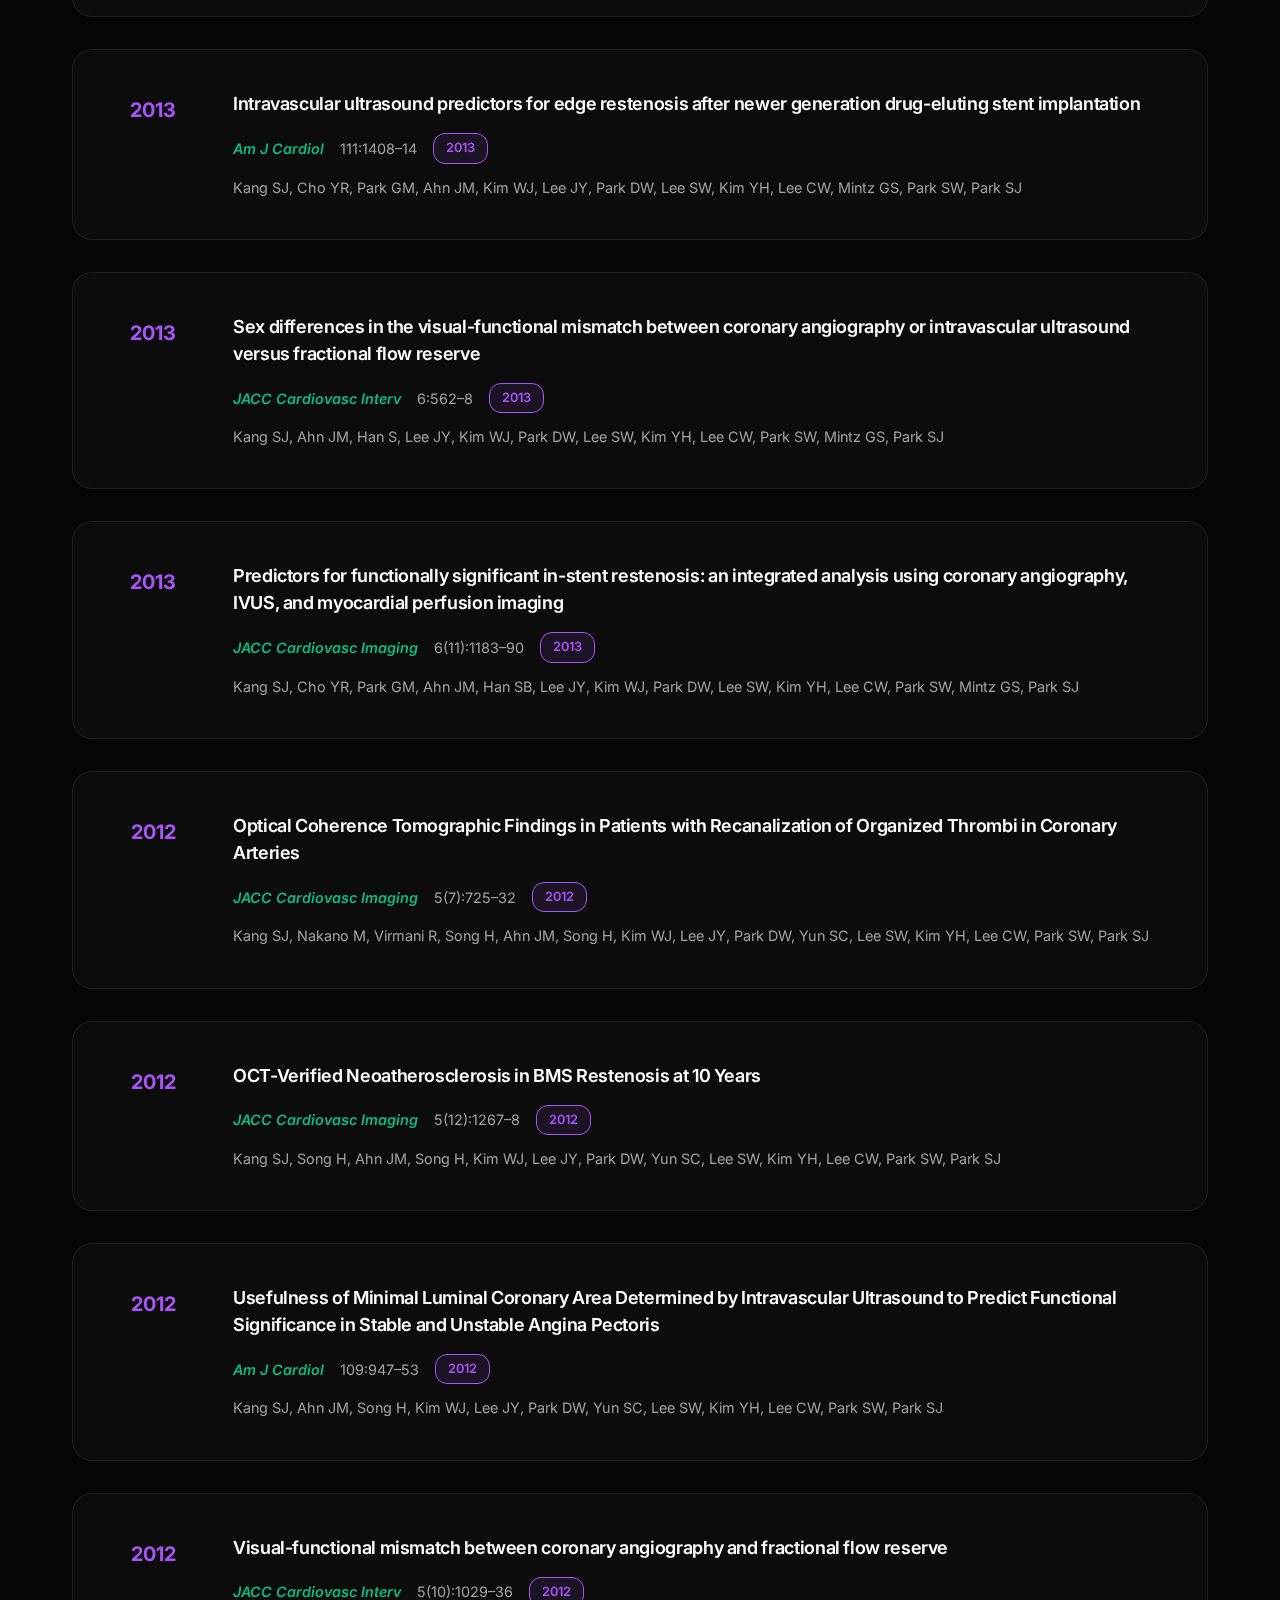
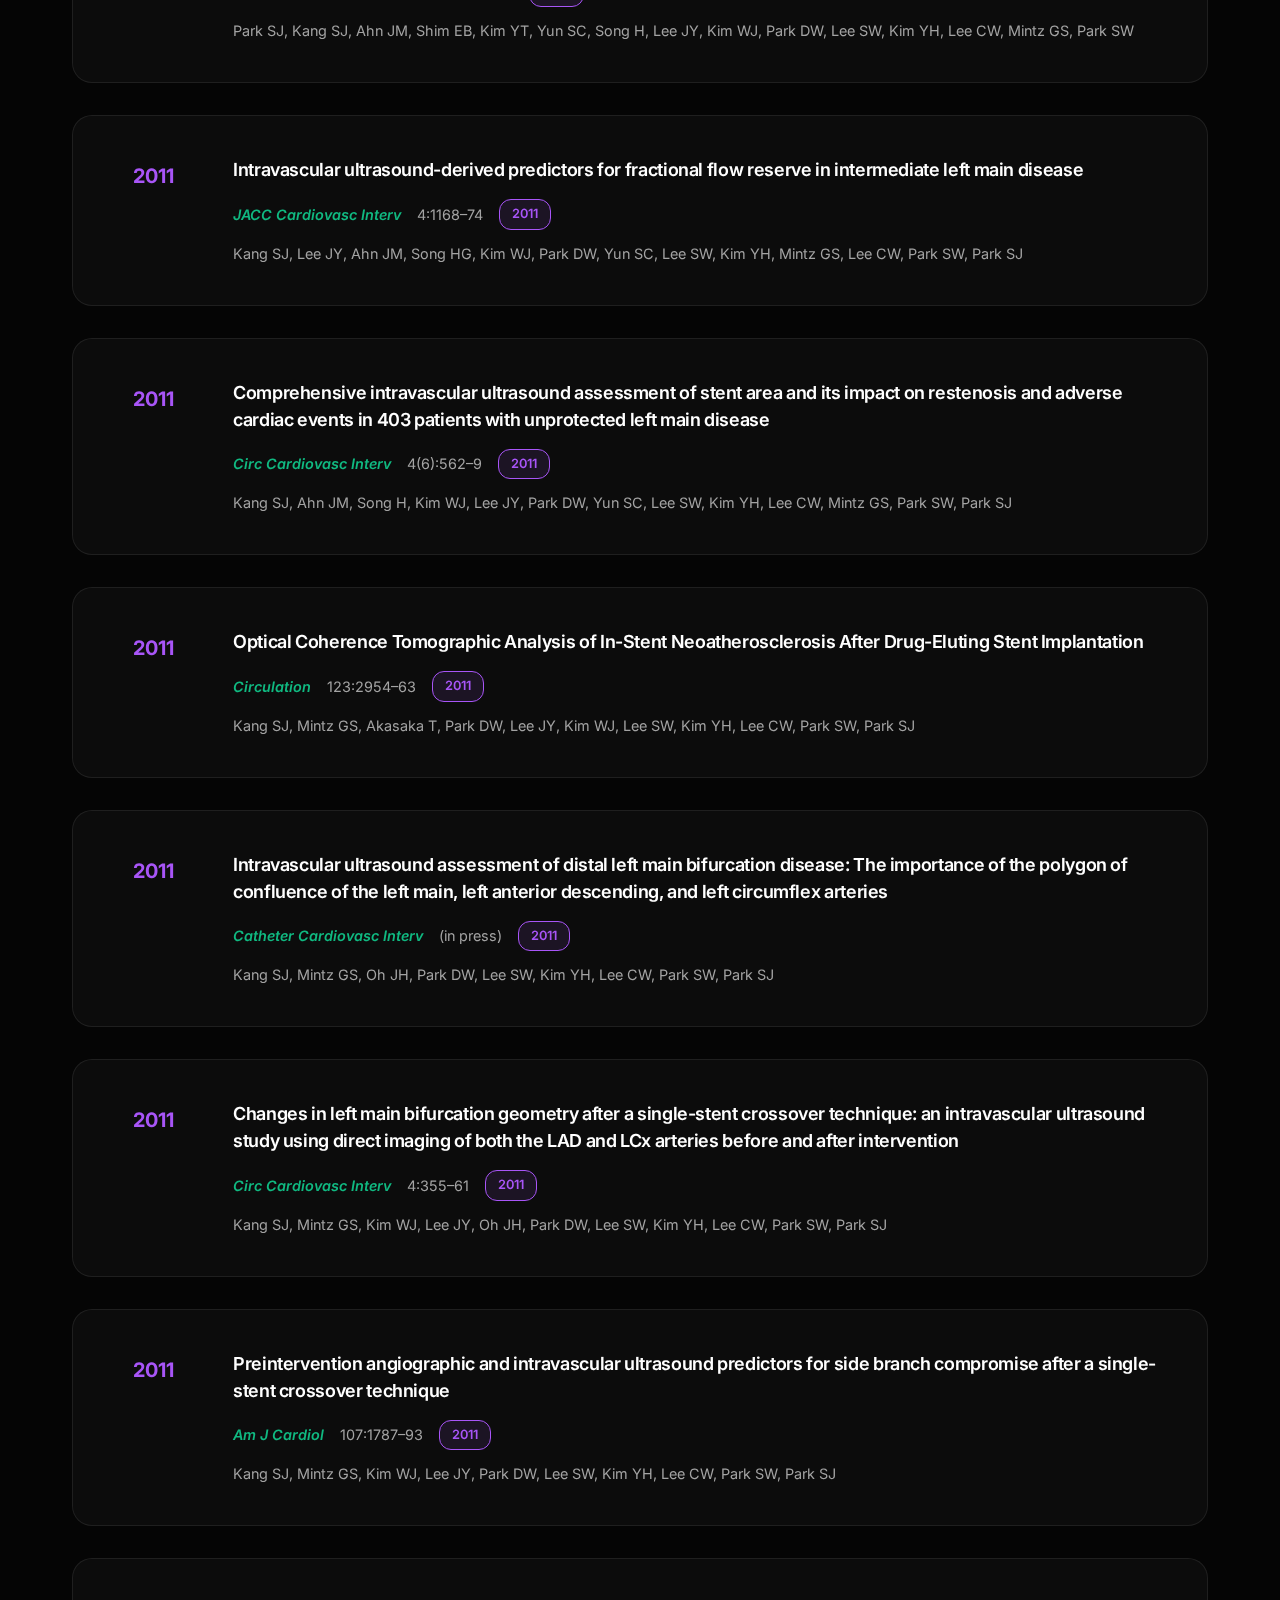
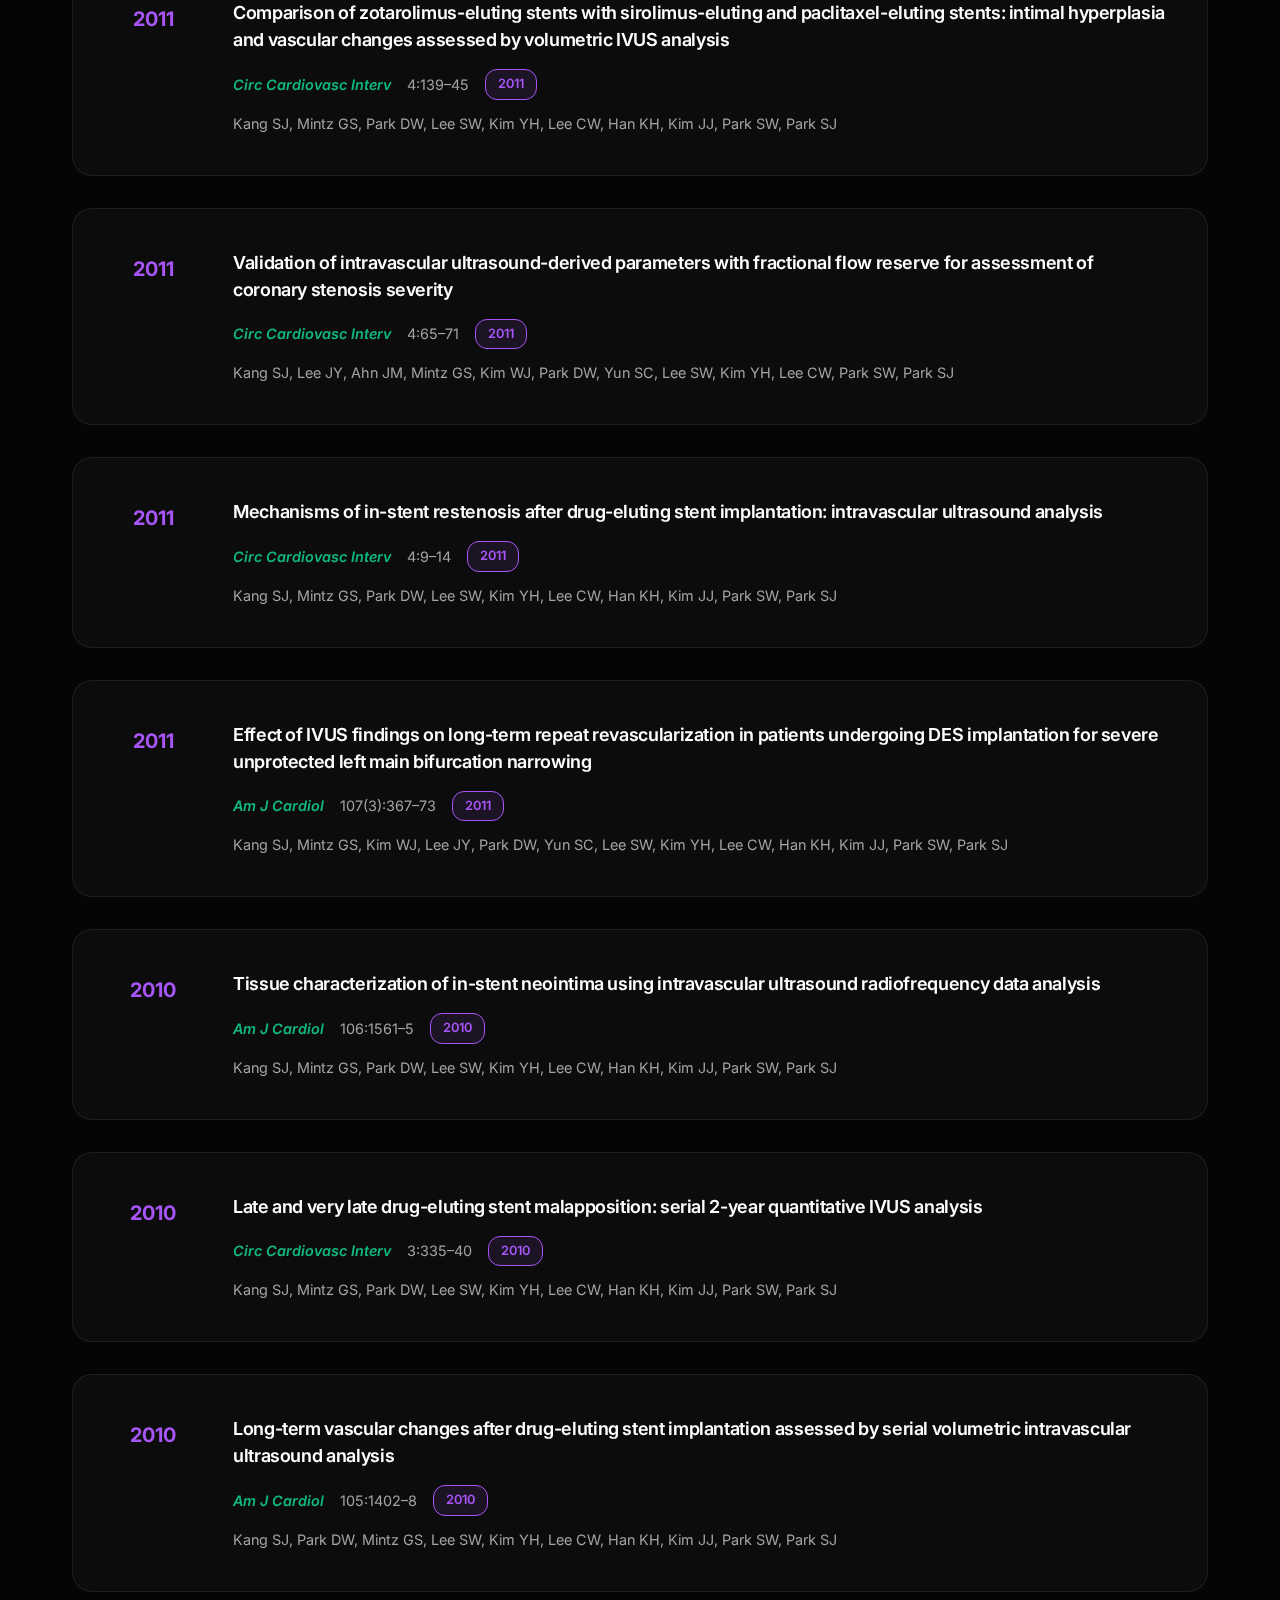
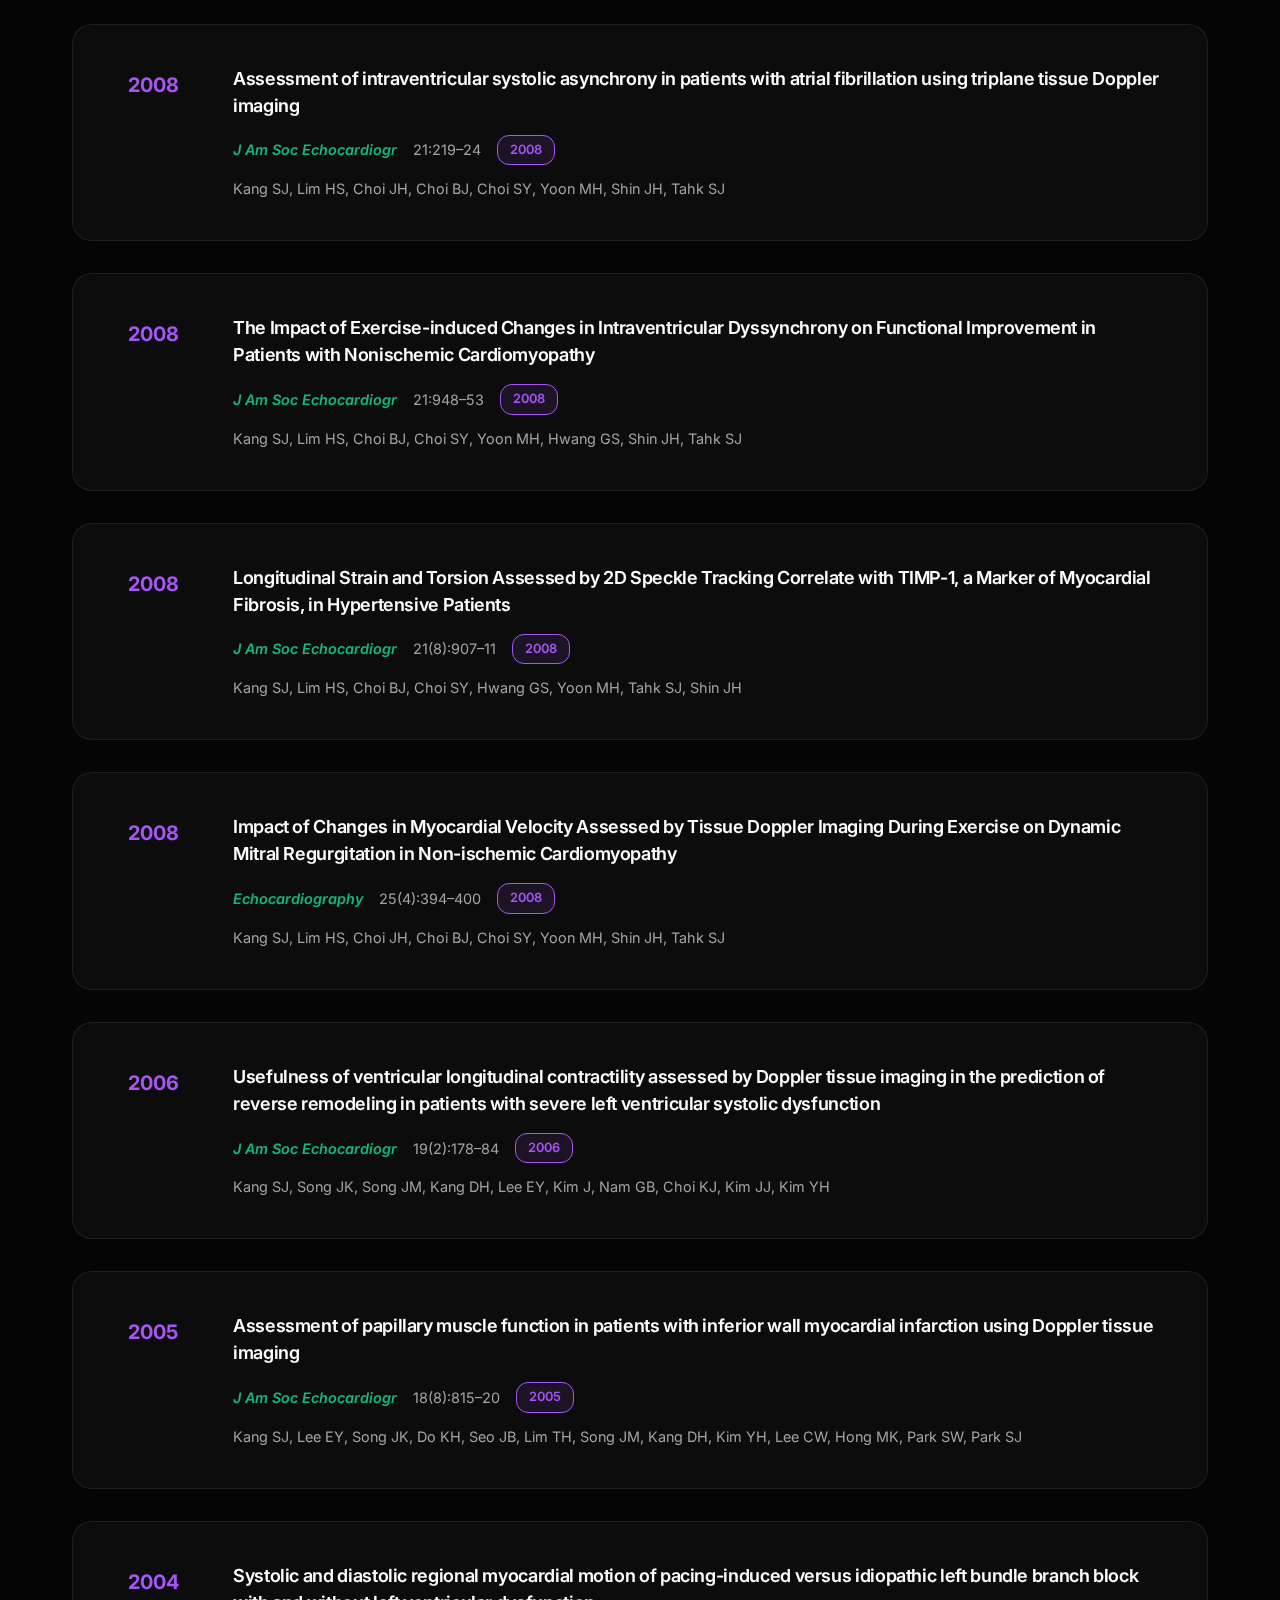
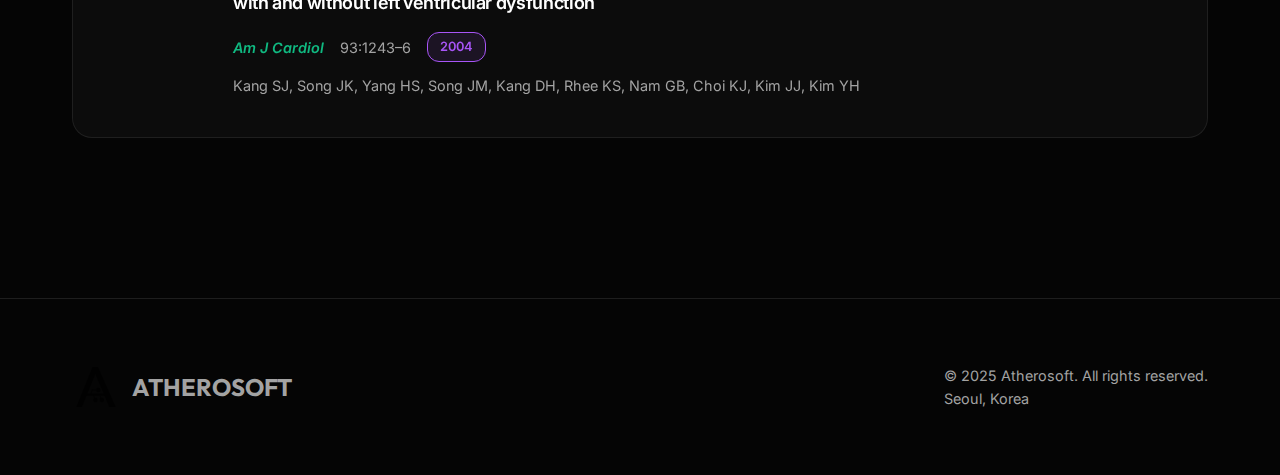
<file: publications.html>
<!DOCTYPE html>
<html lang="en">

<head>
    <meta charset="UTF-8">
    <meta name="viewport" content="width=device-width, initial-scale=1.0">
    <title>Publications | Atherosoft</title>
    <meta name="description"
        content="Research publications by Atherosoft team members in cardiovascular AI and imaging.">

    <!-- Fonts -->
    <link rel="preconnect" href="https://fonts.googleapis.com">
    <link rel="preconnect" href="https://fonts.gstatic.com" crossorigin>
    <link
        href="https://fonts.googleapis.com/css2?family=Inter:wght@300;400;500;600&family=Outfit:wght@500;700&display=swap"
        rel="stylesheet">

    <!-- Styles -->
    <link rel="stylesheet" href="style.css">
</head>

<body class="publications-page">

    <header>
        <div class="container">
            <nav>
                <a href="index.html" class="logo">
                    <img src="ci.svg" alt="Atherosoft Logo">
                    <span>Atherosoft</span>
                </a>
                <div class="nav-links">
                    <a href="index.html#product">Product</a>
                    <a href="technology.html">Technology</a>
                    <div class="nav-dropdown">
                        <a href="#" class="nav-dropdown-toggle active">About Us</a>
                        <div class="nav-dropdown-menu">
                            <a href="our-team.html">Our Team</a>
                            <a href="publications.html" class="active">Publications</a>
                            <a href="history.html">History</a>
                        </div>
                    </div>
                    <a href="#contact" onclick="openContactModal(); return false;">Contact</a>
                </div>
                <a href="#contact" class="btn btn-primary" style="padding: 0.5rem 1.5rem; font-size: 0.9rem;"
                    onclick="openContactModal(); return false;">Get
                    Demo</a>
            </nav>
        </div>
    </header>

    <main>
        <section class="publications-hero">
            <div class="container">
                <div class="section-header">
                    <span class="section-label">Research</span>
                    <h1>Scientific <span class="gradient-text">Publications</span></h1>
                    <p style="color: var(--color-text-muted); max-width: 700px; margin: 0 auto;">
                        Our research contributions to cardiovascular AI, imaging, and interventional cardiology.
                    </p>
                </div>
            </div>
        </section>

        <section class="publications-section">
            <div class="container">
                <div class="publication-category">
                    <h2 class="category-title">Publications</h2>
                    <div class="publication-list">
                        <div class="publication-item">
                            <div class="publication-year">2024</div>
                            <div class="publication-content">
                                <h3 class="publication-title">Deep learning model for intravascular ultrasound image segmentation with temporal consistency</h3>
                                <p class="publication-details">
                                    <span class="publication-journal">Int J Cardiovasc Imaging</span>
                                    <span class="publication-volume">40:2283–92</span>
                                    <span class="publication-year-badge">2024</span>
                                    <span class="publication-ai-badge">AI</span></p>
                                <p class="publication-authors">Kim H, Lee JG*, Jeong GJ, Lee G, Min H, Cho H, Min D, Lee SW, Cho JH, Cho S, Kang SJ</p>
                            </div>
                        </div>

                        <div class="publication-item">
                            <div class="publication-year">2024</div>
                            <div class="publication-content">
                                <h3 class="publication-title">Clinical impact of deep learning-derived intravascular ultrasound characteristics in patients with deferred coronary artery</h3>
                                <p class="publication-details">
                                    <span class="publication-journal">Int J Cardiol</span>
                                    <span class="publication-volume">417:132543</span>
                                    <span class="publication-year-badge">2024</span>
                                    <span class="publication-ai-badge">AI</span></p>
                                <p class="publication-authors">Cho S, Cho H*, Min H, Lee JG, Kim TO, Lee PH, Lee SW, Kang SJ</p>
                            </div>
                        </div>

                        <div class="publication-item">
                            <div class="publication-year">2023</div>
                            <div class="publication-content">
                                <h3 class="publication-title">Machine Learning-Based prediction of Post-Treatment ambulatory blood pressure in patients with hypertension</h3>
                                <p class="publication-details">
                                    <span class="publication-journal">Blood Press</span>
                                    <span class="publication-volume">32:2209674</span>
                                    <span class="publication-year-badge">2023</span>
                                    <span class="publication-ai-badge">AI</span></p>
                                <p class="publication-authors">Hae H, Kang SJ*, Kim TO, Lee PH, Lee SW, Kim YH, Lee CW, Park SW</p>
                            </div>
                        </div>

                        <div class="publication-item">
                            <div class="publication-year">2023</div>
                            <div class="publication-content">
                                <h3 class="publication-title">Label-free atherosclerosis diagnosis through a blood drop of apolipoprotein E knockout mouse model using surface-enhanced Raman spectroscopy validated by machine learning algorithm</h3>
                                <p class="publication-details">
                                    <span class="publication-journal">Bioeng Transl Med</span>
                                    <span class="publication-volume">8:e10529</span>
                                    <span class="publication-year-badge">2023</span>
                                    <span class="publication-ai-badge">AI</span></p>
                                <p class="publication-authors">Lee S, Jue M, Cho M, Lee K, Paulson B, Jo H, Song JS, Kang SJ*, Kim JK</p>
                            </div>
                        </div>

                        <div class="publication-item">
                            <div class="publication-year">2021</div>
                            <div class="publication-content">
                                <h3 class="publication-title">Intravascular ultrasound-based deep learning for plaque characterization in coronary artery disease</h3>
                                <p class="publication-details">
                                    <span class="publication-journal">Atherosclerosis</span>
                                    <span class="publication-volume">324:69–75</span>
                                    <span class="publication-year-badge">2021</span>
                                    <span class="publication-ai-badge">AI</span></p>
                                <p class="publication-authors">Cho H*, Kang SJ, Min HS, Lee JG, Kim WJ, Kang SH, Kang DY, Lee PH, Ahn JM, Park DW, Lee SW, Kim YH, Lee CW, Park SW, Park SJ</p>
                            </div>
                        </div>

                        <div class="publication-item">
                            <div class="publication-year">2021</div>
                            <div class="publication-content">
                                <h3 class="publication-title">Prediction of Coronary Stent Underexpansion by Pre-procedural Intravascular Ultrasound-Based Deep Learning</h3>
                                <p class="publication-details">
                                    <span class="publication-journal">JACC Cardiovasc Interv</span>
                                    <span class="publication-volume">in press</span>
                                    <span class="publication-year-badge">2021</span>
                                    <span class="publication-ai-badge">AI</span></p>
                                <p class="publication-authors">Min HS*, Ryu D, Kang SJ, Lee JG, Yoo J, Cho H, Kang DY, Lee PH, Ahn JM, Park DW, Lee SW, Kim YH, Lee CW, Park SW, Park SJ</p>
                            </div>
                        </div>

                        <div class="publication-item">
                            <div class="publication-year">2020</div>
                            <div class="publication-content">
                                <h3 class="publication-title">Detection of Optical Coherence Tomography–Defined Thin-Cap Fibroatheroma in the Coronary Artery Using Deep Learning</h3>
                                <p class="publication-details">
                                    <span class="publication-journal">EuroIntervention</span>
                                    <span class="publication-volume">16:404–12</span>
                                    <span class="publication-year-badge">2020</span>
                                    <span class="publication-ai-badge">AI</span></p>
                                <p class="publication-authors">Min HS*, Yoo J, Kang SJ, Kang DY, Lee PH, Ahn JM, Park DW, Lee SW, Kim YH, Lee CW, Park SW, Park SJ</p>
                            </div>
                        </div>

                        <div class="publication-item">
                            <div class="publication-year">2020</div>
                            <div class="publication-content">
                                <h3 class="publication-title">Intravascular Ultrasound-Based Machine Learning for Predicting Fractional Flow Reserve in Intermediate Coronary Artery Lesions</h3>
                                <p class="publication-details">
                                    <span class="publication-journal">Atherosclerosis</span>
                                    <span class="publication-volume">292:171–7</span>
                                    <span class="publication-year-badge">2020</span>
                                    <span class="publication-ai-badge">AI</span></p>
                                <p class="publication-authors">Lee JG*, Ko J, Hae H, Kang SJ, Kang DY, Lee PH, Ahn JM, Park DW, Lee SW, Kim YH, Lee CW, Park SW, Park SJ</p>
                            </div>
                        </div>

                        <div class="publication-item">
                            <div class="publication-year">2019</div>
                            <div class="publication-content">
                                <h3 class="publication-title">Angiography-Based Machine Learning for Predicting Fractional Flow Reserve in Intermediate Coronary Artery Lesions</h3>
                                <p class="publication-details">
                                    <span class="publication-journal">J Am Heart Assoc</span>
                                    <span class="publication-volume">8:e011685</span>
                                    <span class="publication-year-badge">2019</span>
                                    <span class="publication-ai-badge">AI</span></p>
                                <p class="publication-authors">Cho H*, Lee JG, Kang SJ, Kim WJ, Choi SY, Ko J, Min HS, Choi GH, Kang DY, Lee PH, Ahn JM, Park DW, Lee SW, Kim YH, Lee CW, Park SW, Park SJ</p>
                            </div>
                        </div>

                        <div class="publication-item">
                            <div class="publication-year">2019</div>
                            <div class="publication-content">
                                <h3 class="publication-title">Prediction of coronary thin-cap fibroatheroma by intravascular ultrasound-based machine learning</h3>
                                <p class="publication-details">
                                    <span class="publication-journal">Atherosclerosis</span>
                                    <span class="publication-volume">288:168–74</span>
                                    <span class="publication-year-badge">2019</span>
                                    <span class="publication-ai-badge">AI</span></p>
                                <p class="publication-authors">Bae Y, Kang SJ*, Kim G, Lee JG, Min HS, Cho H, Kang DY, Lee PH, Ahn JM, Park DW, Lee SW, Kim YH, Lee CW, Park SW, Park SJ</p>
                            </div>
                        </div>

                        <div class="publication-item">
                            <div class="publication-year">2019</div>
                            <div class="publication-content">
                                <h3 class="publication-title">Impact of Subtended Myocardial Mass Assessed by Coronary Computed Tomographic Angiography-Based Myocardial Segmentation</h3>
                                <p class="publication-details">
                                    <span class="publication-journal">Am J Cardiol</span>
                                    <span class="publication-volume">123:757–63</span>
                                    <span class="publication-year-badge">2019</span>
                                </p>
                                <p class="publication-authors">Kang SJ, Kim YH, Lee JG, Kang DY, et al.</p>
                            </div>
                        </div>

                        <div class="publication-item">
                            <div class="publication-year">2019</div>
                            <div class="publication-content">
                                <h3 class="publication-title">Incremental value of subtended myocardial mass for identifying FFR-verified ischemia using quantitative computed tomography angiography and computed tomography-FFR</h3>
                                <p class="publication-details">
                                    <span class="publication-journal">JACC Cardiovasc Imaging</span>
                                    <span class="publication-volume">12:707–17</span>
                                    <span class="publication-year-badge">2019</span></p>
                                <p class="publication-authors">Yang DH, Kang SJ, Koo HJ, et al.</p>
                            </div>
                        </div>

                        <div class="publication-item">
                            <div class="publication-year">2018</div>
                            <div class="publication-content">
                                <h3 class="publication-title">Machine learning assessment of myocardial ischemia using angiography: Development and retrospective validation</h3>
                                <p class="publication-details">
                                    <span class="publication-journal">PLoS Med</span>
                                    <span class="publication-volume">15:e1002693</span>
                                    <span class="publication-year-badge">2018</span>
                                    <span class="publication-ai-badge">AI</span></p>
                                <p class="publication-authors">Hae H, Kang SJ*, Kim WJ, Choi SY, Lee JG, Bae Y, Cho H, Yang DH, Kang JW, Lim TH, Lee CH, Kang DY, Lee PH, Ahn JM, Park DW, Lee SW, Kim YH, Lee CW, Park SW, Park SJ</p>
                            </div>
                        </div>

                        <div class="publication-item">
                            <div class="publication-year">2018</div>
                            <div class="publication-content">
                                <h3 class="publication-title">Coronary CT angiography characteristics of OCT-defined thin-cap fibroatheroma: a section-to-section comparison study</h3>
                                <p class="publication-details">
                                    <span class="publication-journal">Eur Radiol</span>
                                    <span class="publication-volume">28(2):833–43</span>
                                    <span class="publication-year-badge">2018</span></p>
                                <p class="publication-authors">Yang DH, Kang SJ, Koo HJ, et al.</p>
                            </div>
                        </div>

                        <div class="publication-item">
                            <div class="publication-year">2017</div>
                            <div class="publication-content">
                                <h3 class="publication-title">IVUS-derived morphological predictors of myocardial ischemia assessed by stress myocardial perfusion computed tomography</h3>
                                <p class="publication-details">
                                    <span class="publication-journal">Catheter Cardiovasc Interv</span>
                                    <span class="publication-volume">89(7):E207–16</span>
                                    <span class="publication-year-badge">2017</span></p>
                                <p class="publication-authors">Kang SJ, Yang DH, Koo HJ, et al.</p>
                            </div>
                        </div>

                        <div class="publication-item">
                            <div class="publication-year">2017</div>
                            <div class="publication-content">
                                <h3 class="publication-title">Relationship between serum inflammatory marker levels and the dynamic changes in coronary plaque characteristics after statin therapy</h3>
                                <p class="publication-details">
                                    <span class="publication-journal">Circ Cardiovasc Imaging</span>
                                    <span class="publication-volume">10(7):e005934</span>
                                    <span class="publication-year-badge">2017</span></p>
                                <p class="publication-authors">Kwon O, Kang SJ, Kang SH, et al.</p>
                            </div>
                        </div>

                        <div class="publication-item">
                            <div class="publication-year">2016</div>
                            <div class="publication-content">
                                <h3 class="publication-title">Plaque structural stress assessed by virtual histology-intravascular ultrasound predicts dynamic changes in phenotype and composition of untreated coronary artery lesions</h3>
                                <p class="publication-details">
                                    <span class="publication-journal">Atherosclerosis</span>
                                    <span class="publication-volume">254:85–92</span>
                                    <span class="publication-year-badge">2016</span></p>
                                <p class="publication-authors">Kang SJ, Ha H, Lee JG, et al.</p>
                            </div>
                        </div>

                        <div class="publication-item">
                            <div class="publication-year">2016</div>
                            <div class="publication-content">
                                <h3 class="publication-title">Mathematically Derived Criteria for Detecting Functionally Significant Stenoses Using Coronary Computed Tomographic Angiography-Based Myocardial Segmentation and Intravascular Ultrasound-Measured Minimal Lumen Area</h3>
                                <p class="publication-details">
                                    <span class="publication-journal">Am J Cardiol</span>
                                    <span class="publication-volume">118(2):170–6</span>
                                    <span class="publication-year-badge">2016</span></p>
                                <p class="publication-authors">Kang SJ, Kweon J, Yang DH, et al.</p>
                            </div>
                        </div>

                        <div class="publication-item">
                            <div class="publication-year">2016</div>
                            <div class="publication-content">
                                <h3 class="publication-title">Better Diagnosis of Functionally Significant Intermediate Sized Narrowings Using Intravascular Ultrasound-Minimal Lumen Area and Coronary Computed Tomographic Angiography-Based Myocardial Segmentation</h3>
                                <p class="publication-details">
                                    <span class="publication-journal">Am J Cardiol</span>
                                    <span class="publication-volume">117(8):1282–8</span>
                                    <span class="publication-year-badge">2016</span></p>
                                <p class="publication-authors">Kang SJ, Yang DH, Kweon J, et al.</p>
                            </div>
                        </div>

                        <div class="publication-item">
                            <div class="publication-year">2016</div>
                            <div class="publication-content">
                                <h3 class="publication-title">Effect of Statin Treatment on Modifying Plaque Composition: A Double-Blind, Randomized Study</h3>
                                <p class="publication-details">
                                    <span class="publication-journal">J Am Coll Cardiol</span>
                                    <span class="publication-volume">67(15):1772–83</span>
                                    <span class="publication-year-badge">2016</span></p>
                                <p class="publication-authors">Park SJ, Kang SJ, Ahn JM, et al.</p>
                            </div>
                        </div>

                        <div class="publication-item">
                            <div class="publication-year">2015</div>
                            <div class="publication-content">
                                <h3 class="publication-title">Age-related effects of smoking on culprit lesion plaque vulnerability as assessed by grayscale and virtual histology-intravascular ultrasound</h3>
                                <p class="publication-details">
                                    <span class="publication-journal">Coron Artery Dis</span>
                                    <span class="publication-volume">26:476–83</span>
                                    <span class="publication-year-badge">2015</span></p>
                                <p class="publication-authors">Kang SJ, Mintz GS, Witzenbichler B, et al.</p>
                            </div>
                        </div>

                        <div class="publication-item">
                            <div class="publication-year">2015</div>
                            <div class="publication-content">
                                <h3 class="publication-title">Age-related effects of smoking on coronary artery disease assessed by gray scale and virtual histology intravascular ultrasound</h3>
                                <p class="publication-details">
                                    <span class="publication-journal">Am J Cardiol</span>
                                    <span class="publication-volume">115:1056–62</span>
                                    <span class="publication-year-badge">2015</span></p>
                                <p class="publication-authors">Kang SJ, Mintz GS, Weisz G, et al.</p>
                            </div>
                        </div>

                        <div class="publication-item">
                            <div class="publication-year">2015</div>
                            <div class="publication-content">
                                <h3 class="publication-title">Impact of In-Stent Tissue Type on Periprocedural Myocardial Infarction and 2-Year Clinical Outcomes After Treatment of Coronary Artery Restenosis</h3>
                                <p class="publication-details">
                                    <span class="publication-journal">JACC Cardiovasc Imaging</span>
                                    <span class="publication-volume">S1936-878X(15)00085-6</span>
                                    <span class="publication-year-badge">2015</span></p>
                                <p class="publication-authors">Kang SJ, Ahn JM, Lee JY, et al.</p>
                            </div>
                        </div>

                        <div class="publication-item">
                            <div class="publication-year">2015</div>
                            <div class="publication-content">
                                <h3 class="publication-title">Combined Intravascular Ultrasound and Near-Infrared Spectroscopy Detection of Fibroatheromas: A Histopathologic Validation Study in Human Coronary Arteries</h3>
                                <p class="publication-details">
                                    <span class="publication-journal">JACC Cardiovasc Imaging</span>
                                    <span class="publication-volume">8:184–94</span>
                                    <span class="publication-year-badge">2015</span></p>
                                <p class="publication-authors">Kang SJ, Mintz GS, Pu J, et al.</p>
                            </div>
                        </div>

                        <div class="publication-item">
                            <div class="publication-year">2014</div>
                            <div class="publication-content">
                                <h3 class="publication-title">Multimodality Imaging of Attenuated Plaque Using Grayscale and Virtual Histology Intravascular Ultrasound and Optical Coherent Tomography</h3>
                                <p class="publication-details">
                                    <span class="publication-journal">Catheter Cardiovasc Interv</span>
                                    <span class="publication-volume">in press</span>
                                    <span class="publication-year-badge">2014</span></p>
                                <p class="publication-authors">Kang SJ, Ahn JM, Lee JY, et al.</p>
                            </div>
                        </div>

                        <div class="publication-item">
                            <div class="publication-year">2014</div>
                            <div class="publication-content">
                                <h3 class="publication-title">Effect of obesity on coronary atherosclerosis and outcomes of percutaneous coronary intervention</h3>
                                <p class="publication-details">
                                    <span class="publication-journal">Circ Cardiovasc Interv</span>
                                    <span class="publication-volume">8:e001392</span>
                                    <span class="publication-year-badge">2014</span></p>
                                <p class="publication-authors">Kang SJ, Mintz GS, Witzenbichler B, et al.</p>
                            </div>
                        </div>

                        <div class="publication-item">
                            <div class="publication-year">2014</div>
                            <div class="publication-content">
                                <h3 class="publication-title">Functional and Morphological Assessment of Side Branch after Left Main Coronary Artery Bifurcation Stenting with Cross-Over Technique</h3>
                                <p class="publication-details">
                                    <span class="publication-journal">Catheter Cardiovasc Interv</span>
                                    <span class="publication-volume">83:545–52</span>
                                    <span class="publication-year-badge">2014</span></p>
                                <p class="publication-authors">Kang SJ, Ahn JM, Lee JY, Kim WJ, Park DW, Lee SW, Kim YH, Lee CW, Park SW, Park SJ</p>
                            </div>
                        </div>

                        <div class="publication-item">
                            <div class="publication-year">2013</div>
                            <div class="publication-content">
                                <h3 class="publication-title">OCT Analysis in Patients With Very Late Stent Thrombosis</h3>
                                <p class="publication-details">
                                    <span class="publication-journal">JACC Cardiovasc Imaging</span>
                                    <span class="publication-volume">6:695–703</span>
                                    <span class="publication-year-badge">2013</span></p>
                                <p class="publication-authors">Kang SJ, Lee CW, Song H, Ahn JM, Kim WJ, Lee JY, Park DW, Lee SW, Kim YH, Mintz GS, Park SW, Park SJ</p>
                            </div>
                        </div>

                        <div class="publication-item">
                            <div class="publication-year">2013</div>
                            <div class="publication-content">
                                <h3 class="publication-title">Hemodynamic impact of changes in bifurcation geometry after single-stent cross-over technique assessed by intravascular ultrasound and fractional flow reserve</h3>
                                <p class="publication-details">
                                    <span class="publication-journal">Catheter Cardiovasc Interv</span>
                                    <span class="publication-volume">82:1075–82</span>
                                    <span class="publication-year-badge">2013</span></p>
                                <p class="publication-authors">Kang SJ, Kim WJ, Lee JY, Park DW, Lee SW, Kim YH, Lee CW, Mintz GS, Park SW, Park SJ</p>
                            </div>
                        </div>

                        <div class="publication-item">
                            <div class="publication-year">2013</div>
                            <div class="publication-content">
                                <h3 class="publication-title">Intravascular ultrasound assessment of drug-eluting stent coverage of the coronary ostium and effect on outcomes</h3>
                                <p class="publication-details">
                                    <span class="publication-journal">Am J Cardiol</span>
                                    <span class="publication-volume">111:1401–7</span>
                                    <span class="publication-year-badge">2013</span></p>
                                <p class="publication-authors">Kang SJ, Ahn JM, Kim WJ, Lee JY, Park DW, Lee SW, Kim YH, Lee CW, Mintz GS, Park SW, Park SJ</p>
                            </div>
                        </div>

                        <div class="publication-item">
                            <div class="publication-year">2013</div>
                            <div class="publication-content">
                                <h3 class="publication-title">Vascular remodeling at both branch ostia in bifurcation disease assessed by intravascular ultrasound</h3>
                                <p class="publication-details">
                                    <span class="publication-journal">Catheter Cardiovasc Interv</span>
                                    <span class="publication-volume">81:1150–56</span>
                                    <span class="publication-year-badge">2013</span></p>
                                <p class="publication-authors">Kang SJ, Kim WJ, Yun SC, Park DW, Lee SW, Kim YH, Lee CW, Park SW, Mintz GS, Park SJ</p>
                            </div>
                        </div>

                        <div class="publication-item">
                            <div class="publication-year">2013</div>
                            <div class="publication-content">
                                <h3 class="publication-title">Intravascular ultrasound predictors for edge restenosis after newer generation drug-eluting stent implantation</h3>
                                <p class="publication-details">
                                    <span class="publication-journal">Am J Cardiol</span>
                                    <span class="publication-volume">111:1408–14</span>
                                    <span class="publication-year-badge">2013</span></p>
                                <p class="publication-authors">Kang SJ, Cho YR, Park GM, Ahn JM, Kim WJ, Lee JY, Park DW, Lee SW, Kim YH, Lee CW, Mintz GS, Park SW, Park SJ</p>
                            </div>
                        </div>

                        <div class="publication-item">
                            <div class="publication-year">2013</div>
                            <div class="publication-content">
                                <h3 class="publication-title">Sex differences in the visual-functional mismatch between coronary angiography or intravascular ultrasound versus fractional flow reserve</h3>
                                <p class="publication-details">
                                    <span class="publication-journal">JACC Cardiovasc Interv</span>
                                    <span class="publication-volume">6:562–8</span>
                                    <span class="publication-year-badge">2013</span></p>
                                <p class="publication-authors">Kang SJ, Ahn JM, Han S, Lee JY, Kim WJ, Park DW, Lee SW, Kim YH, Lee CW, Park SW, Mintz GS, Park SJ</p>
                            </div>
                        </div>

                        <div class="publication-item">
                            <div class="publication-year">2013</div>
                            <div class="publication-content">
                                <h3 class="publication-title">Predictors for functionally significant in-stent restenosis: an integrated analysis using coronary angiography, IVUS, and myocardial perfusion imaging</h3>
                                <p class="publication-details">
                                    <span class="publication-journal">JACC Cardiovasc Imaging</span>
                                    <span class="publication-volume">6(11):1183–90</span>
                                    <span class="publication-year-badge">2013</span></p>
                                <p class="publication-authors">Kang SJ, Cho YR, Park GM, Ahn JM, Han SB, Lee JY, Kim WJ, Park DW, Lee SW, Kim YH, Lee CW, Park SW, Mintz GS, Park SJ</p>
                            </div>
                        </div>

                        <div class="publication-item">
                            <div class="publication-year">2012</div>
                            <div class="publication-content">
                                <h3 class="publication-title">Optical Coherence Tomographic Findings in Patients with Recanalization of Organized Thrombi in Coronary Arteries</h3>
                                <p class="publication-details">
                                    <span class="publication-journal">JACC Cardiovasc Imaging</span>
                                    <span class="publication-volume">5(7):725–32</span>
                                    <span class="publication-year-badge">2012</span></p>
                                <p class="publication-authors">Kang SJ, Nakano M, Virmani R, Song H, Ahn JM, Song H, Kim WJ, Lee JY, Park DW, Yun SC, Lee SW, Kim YH, Lee CW, Park SW, Park SJ</p>
                            </div>
                        </div>

                        <div class="publication-item">
                            <div class="publication-year">2012</div>
                            <div class="publication-content">
                                <h3 class="publication-title">OCT-Verified Neoatherosclerosis in BMS Restenosis at 10 Years</h3>
                                <p class="publication-details">
                                    <span class="publication-journal">JACC Cardiovasc Imaging</span>
                                    <span class="publication-volume">5(12):1267–8</span>
                                    <span class="publication-year-badge">2012</span></p>
                                <p class="publication-authors">Kang SJ, Song H, Ahn JM, Song H, Kim WJ, Lee JY, Park DW, Yun SC, Lee SW, Kim YH, Lee CW, Park SW, Park SJ</p>
                            </div>
                        </div>

                        <div class="publication-item">
                            <div class="publication-year">2012</div>
                            <div class="publication-content">
                                <h3 class="publication-title">Usefulness of Minimal Luminal Coronary Area Determined by Intravascular Ultrasound to Predict Functional Significance in Stable and Unstable Angina Pectoris</h3>
                                <p class="publication-details">
                                    <span class="publication-journal">Am J Cardiol</span>
                                    <span class="publication-volume">109:947–53</span>
                                    <span class="publication-year-badge">2012</span></p>
                                <p class="publication-authors">Kang SJ, Ahn JM, Song H, Kim WJ, Lee JY, Park DW, Yun SC, Lee SW, Kim YH, Lee CW, Park SW, Park SJ</p>
                            </div>
                        </div>

                        <div class="publication-item">
                            <div class="publication-year">2012</div>
                            <div class="publication-content">
                                <h3 class="publication-title">Visual-functional mismatch between coronary angiography and fractional flow reserve</h3>
                                <p class="publication-details">
                                    <span class="publication-journal">JACC Cardiovasc Interv</span>
                                    <span class="publication-volume">5(10):1029–36</span>
                                    <span class="publication-year-badge">2012</span></p>
                                <p class="publication-authors">Park SJ, Kang SJ, Ahn JM, Shim EB, Kim YT, Yun SC, Song H, Lee JY, Kim WJ, Park DW, Lee SW, Kim YH, Lee CW, Mintz GS, Park SW</p>
                            </div>
                        </div>

                        <div class="publication-item">
                            <div class="publication-year">2011</div>
                            <div class="publication-content">
                                <h3 class="publication-title">Intravascular ultrasound-derived predictors for fractional flow reserve in intermediate left main disease</h3>
                                <p class="publication-details">
                                    <span class="publication-journal">JACC Cardiovasc Interv</span>
                                    <span class="publication-volume">4:1168–74</span>
                                    <span class="publication-year-badge">2011</span></p>
                                <p class="publication-authors">Kang SJ, Lee JY, Ahn JM, Song HG, Kim WJ, Park DW, Yun SC, Lee SW, Kim YH, Mintz GS, Lee CW, Park SW, Park SJ</p>
                            </div>
                        </div>

                        <div class="publication-item">
                            <div class="publication-year">2011</div>
                            <div class="publication-content">
                                <h3 class="publication-title">Comprehensive intravascular ultrasound assessment of stent area and its impact on restenosis and adverse cardiac events in 403 patients with unprotected left main disease</h3>
                                <p class="publication-details">
                                    <span class="publication-journal">Circ Cardiovasc Interv</span>
                                    <span class="publication-volume">4(6):562–9</span>
                                    <span class="publication-year-badge">2011</span></p>
                                <p class="publication-authors">Kang SJ, Ahn JM, Song H, Kim WJ, Lee JY, Park DW, Yun SC, Lee SW, Kim YH, Lee CW, Mintz GS, Park SW, Park SJ</p>
                            </div>
                        </div>

                        <div class="publication-item">
                            <div class="publication-year">2011</div>
                            <div class="publication-content">
                                <h3 class="publication-title">Optical Coherence Tomographic Analysis of In-Stent Neoatherosclerosis After Drug-Eluting Stent Implantation</h3>
                                <p class="publication-details">
                                    <span class="publication-journal">Circulation</span>
                                    <span class="publication-volume">123:2954–63</span>
                                    <span class="publication-year-badge">2011</span></p>
                                <p class="publication-authors">Kang SJ, Mintz GS, Akasaka T, Park DW, Lee JY, Kim WJ, Lee SW, Kim YH, Lee CW, Park SW, Park SJ</p>
                            </div>
                        </div>

                        <div class="publication-item">
                            <div class="publication-year">2011</div>
                            <div class="publication-content">
                                <h3 class="publication-title">Intravascular ultrasound assessment of distal left main bifurcation disease: The importance of the polygon of confluence of the left main, left anterior descending, and left circumflex arteries</h3>
                                <p class="publication-details">
                                    <span class="publication-journal">Catheter Cardiovasc Interv</span>
                                    <span class="publication-volume">(in press)</span>
                                    <span class="publication-year-badge">2011</span></p>
                                <p class="publication-authors">Kang SJ, Mintz GS, Oh JH, Park DW, Lee SW, Kim YH, Lee CW, Park SW, Park SJ</p>
                            </div>
                        </div>

                        <div class="publication-item">
                            <div class="publication-year">2011</div>
                            <div class="publication-content">
                                <h3 class="publication-title">Changes in left main bifurcation geometry after a single-stent crossover technique: an intravascular ultrasound study using direct imaging of both the LAD and LCx arteries before and after intervention</h3>
                                <p class="publication-details">
                                    <span class="publication-journal">Circ Cardiovasc Interv</span>
                                    <span class="publication-volume">4:355–61</span>
                                    <span class="publication-year-badge">2011</span></p>
                                <p class="publication-authors">Kang SJ, Mintz GS, Kim WJ, Lee JY, Oh JH, Park DW, Lee SW, Kim YH, Lee CW, Park SW, Park SJ</p>
                            </div>
                        </div>

                        <div class="publication-item">
                            <div class="publication-year">2011</div>
                            <div class="publication-content">
                                <h3 class="publication-title">Preintervention angiographic and intravascular ultrasound predictors for side branch compromise after a single-stent crossover technique</h3>
                                <p class="publication-details">
                                    <span class="publication-journal">Am J Cardiol</span>
                                    <span class="publication-volume">107:1787–93</span>
                                    <span class="publication-year-badge">2011</span></p>
                                <p class="publication-authors">Kang SJ, Mintz GS, Kim WJ, Lee JY, Park DW, Lee SW, Kim YH, Lee CW, Park SW, Park SJ</p>
                            </div>
                        </div>

                        <div class="publication-item">
                            <div class="publication-year">2011</div>
                            <div class="publication-content">
                                <h3 class="publication-title">Comparison of zotarolimus-eluting stents with sirolimus-eluting and paclitaxel-eluting stents: intimal hyperplasia and vascular changes assessed by volumetric IVUS analysis</h3>
                                <p class="publication-details">
                                    <span class="publication-journal">Circ Cardiovasc Interv</span>
                                    <span class="publication-volume">4:139–45</span>
                                    <span class="publication-year-badge">2011</span></p>
                                <p class="publication-authors">Kang SJ, Mintz GS, Park DW, Lee SW, Kim YH, Lee CW, Han KH, Kim JJ, Park SW, Park SJ</p>
                            </div>
                        </div>

                        <div class="publication-item">
                            <div class="publication-year">2011</div>
                            <div class="publication-content">
                                <h3 class="publication-title">Validation of intravascular ultrasound-derived parameters with fractional flow reserve for assessment of coronary stenosis severity</h3>
                                <p class="publication-details">
                                    <span class="publication-journal">Circ Cardiovasc Interv</span>
                                    <span class="publication-volume">4:65–71</span>
                                    <span class="publication-year-badge">2011</span></p>
                                <p class="publication-authors">Kang SJ, Lee JY, Ahn JM, Mintz GS, Kim WJ, Park DW, Yun SC, Lee SW, Kim YH, Lee CW, Park SW, Park SJ</p>
                            </div>
                        </div>

                        <div class="publication-item">
                            <div class="publication-year">2011</div>
                            <div class="publication-content">
                                <h3 class="publication-title">Mechanisms of in-stent restenosis after drug-eluting stent implantation: intravascular ultrasound analysis</h3>
                                <p class="publication-details">
                                    <span class="publication-journal">Circ Cardiovasc Interv</span>
                                    <span class="publication-volume">4:9–14</span>
                                    <span class="publication-year-badge">2011</span></p>
                                <p class="publication-authors">Kang SJ, Mintz GS, Park DW, Lee SW, Kim YH, Lee CW, Han KH, Kim JJ, Park SW, Park SJ</p>
                            </div>
                        </div>

                        <div class="publication-item">
                            <div class="publication-year">2011</div>
                            <div class="publication-content">
                                <h3 class="publication-title">Effect of IVUS findings on long-term repeat revascularization in patients undergoing DES implantation for severe unprotected left main bifurcation narrowing</h3>
                                <p class="publication-details">
                                    <span class="publication-journal">Am J Cardiol</span>
                                    <span class="publication-volume">107(3):367–73</span>
                                    <span class="publication-year-badge">2011</span></p>
                                <p class="publication-authors">Kang SJ, Mintz GS, Kim WJ, Lee JY, Park DW, Yun SC, Lee SW, Kim YH, Lee CW, Han KH, Kim JJ, Park SW, Park SJ</p>
                            </div>
                        </div>

                        <div class="publication-item">
                            <div class="publication-year">2010</div>
                            <div class="publication-content">
                                <h3 class="publication-title">Tissue characterization of in-stent neointima using intravascular ultrasound radiofrequency data analysis</h3>
                                <p class="publication-details">
                                    <span class="publication-journal">Am J Cardiol</span>
                                    <span class="publication-volume">106:1561–5</span>
                                    <span class="publication-year-badge">2010</span></p>
                                <p class="publication-authors">Kang SJ, Mintz GS, Park DW, Lee SW, Kim YH, Lee CW, Han KH, Kim JJ, Park SW, Park SJ</p>
                            </div>
                        </div>

                        <div class="publication-item">
                            <div class="publication-year">2010</div>
                            <div class="publication-content">
                                <h3 class="publication-title">Late and very late drug-eluting stent malapposition: serial 2-year quantitative IVUS analysis</h3>
                                <p class="publication-details">
                                    <span class="publication-journal">Circ Cardiovasc Interv</span>
                                    <span class="publication-volume">3:335–40</span>
                                    <span class="publication-year-badge">2010</span></p>
                                <p class="publication-authors">Kang SJ, Mintz GS, Park DW, Lee SW, Kim YH, Lee CW, Han KH, Kim JJ, Park SW, Park SJ</p>
                            </div>
                        </div>

                        <div class="publication-item">
                            <div class="publication-year">2010</div>
                            <div class="publication-content">
                                <h3 class="publication-title">Long-term vascular changes after drug-eluting stent implantation assessed by serial volumetric intravascular ultrasound analysis</h3>
                                <p class="publication-details">
                                    <span class="publication-journal">Am J Cardiol</span>
                                    <span class="publication-volume">105:1402–8</span>
                                    <span class="publication-year-badge">2010</span></p>
                                <p class="publication-authors">Kang SJ, Park DW, Mintz GS, Lee SW, Kim YH, Lee CW, Han KH, Kim JJ, Park SW, Park SJ</p>
                            </div>
                        </div>

                        <div class="publication-item">
                            <div class="publication-year">2008</div>
                            <div class="publication-content">
                                <h3 class="publication-title">Assessment of intraventricular systolic asynchrony in patients with atrial fibrillation using triplane tissue Doppler imaging</h3>
                                <p class="publication-details">
                                    <span class="publication-journal">J Am Soc Echocardiogr</span>
                                    <span class="publication-volume">21:219–24</span>
                                    <span class="publication-year-badge">2008</span></p>
                                <p class="publication-authors">Kang SJ, Lim HS, Choi JH, Choi BJ, Choi SY, Yoon MH, Shin JH, Tahk SJ</p>
                            </div>
                        </div>

                        <div class="publication-item">
                            <div class="publication-year">2008</div>
                            <div class="publication-content">
                                <h3 class="publication-title">The Impact of Exercise-induced Changes in Intraventricular Dyssynchrony on Functional Improvement in Patients with Nonischemic Cardiomyopathy</h3>
                                <p class="publication-details">
                                    <span class="publication-journal">J Am Soc Echocardiogr</span>
                                    <span class="publication-volume">21:948–53</span>
                                    <span class="publication-year-badge">2008</span></p>
                                <p class="publication-authors">Kang SJ, Lim HS, Choi BJ, Choi SY, Yoon MH, Hwang GS, Shin JH, Tahk SJ</p>
                            </div>
                        </div>

                        <div class="publication-item">
                            <div class="publication-year">2008</div>
                            <div class="publication-content">
                                <h3 class="publication-title">Longitudinal Strain and Torsion Assessed by 2D Speckle Tracking Correlate with TIMP-1, a Marker of Myocardial Fibrosis, in Hypertensive Patients</h3>
                                <p class="publication-details">
                                    <span class="publication-journal">J Am Soc Echocardiogr</span>
                                    <span class="publication-volume">21(8):907–11</span>
                                    <span class="publication-year-badge">2008</span></p>
                                <p class="publication-authors">Kang SJ, Lim HS, Choi BJ, Choi SY, Hwang GS, Yoon MH, Tahk SJ, Shin JH</p>
                            </div>
                        </div>

                        <div class="publication-item">
                            <div class="publication-year">2008</div>
                            <div class="publication-content">
                                <h3 class="publication-title">Impact of Changes in Myocardial Velocity Assessed by Tissue Doppler Imaging During Exercise on Dynamic Mitral Regurgitation in Non-ischemic Cardiomyopathy</h3>
                                <p class="publication-details">
                                    <span class="publication-journal">Echocardiography</span>
                                    <span class="publication-volume">25(4):394–400</span>
                                    <span class="publication-year-badge">2008</span></p>
                                <p class="publication-authors">Kang SJ, Lim HS, Choi JH, Choi BJ, Choi SY, Yoon MH, Shin JH, Tahk SJ</p>
                            </div>
                        </div>

                        <div class="publication-item">
                            <div class="publication-year">2006</div>
                            <div class="publication-content">
                                <h3 class="publication-title">Usefulness of ventricular longitudinal contractility assessed by Doppler tissue imaging in the prediction of reverse remodeling in patients with severe left ventricular systolic dysfunction</h3>
                                <p class="publication-details">
                                    <span class="publication-journal">J Am Soc Echocardiogr</span>
                                    <span class="publication-volume">19(2):178–84</span>
                                    <span class="publication-year-badge">2006</span></p>
                                <p class="publication-authors">Kang SJ, Song JK, Song JM, Kang DH, Lee EY, Kim J, Nam GB, Choi KJ, Kim JJ, Kim YH</p>
                            </div>
                        </div>

                        <div class="publication-item">
                            <div class="publication-year">2005</div>
                            <div class="publication-content">
                                <h3 class="publication-title">Assessment of papillary muscle function in patients with inferior wall myocardial infarction using Doppler tissue imaging</h3>
                                <p class="publication-details">
                                    <span class="publication-journal">J Am Soc Echocardiogr</span>
                                    <span class="publication-volume">18(8):815–20</span>
                                    <span class="publication-year-badge">2005</span></p>
                                <p class="publication-authors">Kang SJ, Lee EY, Song JK, Do KH, Seo JB, Lim TH, Song JM, Kang DH, Kim YH, Lee CW, Hong MK, Park SW, Park SJ</p>
                            </div>
                        </div>

                        <div class="publication-item">
                            <div class="publication-year">2004</div>
                            <div class="publication-content">
                                <h3 class="publication-title">Systolic and diastolic regional myocardial motion of pacing-induced versus idiopathic left bundle branch block with and without left ventricular dysfunction</h3>
                                <p class="publication-details">
                                    <span class="publication-journal">Am J Cardiol</span>
                                    <span class="publication-volume">93:1243–6</span>
                                    <span class="publication-year-badge">2004</span></p>
                                <p class="publication-authors">Kang SJ, Song JK, Yang HS, Song JM, Kang DH, Rhee KS, Nam GB, Choi KJ, Kim JJ, Kim YH</p>
                            </div>
                        </div>

                    </div>
                </div>
            </div>
        </section>    </main>

    <footer>
        <div class="container">
            <div class="footer-content">
                <div class="logo">
                    <img src="ci.svg" alt="Atherosoft Logo" style="filter: grayscale(100%); opacity: 0.7;">
                    <span style="color: var(--color-text-muted);">Atherosoft</span>
                </div>
                <div class="footer-info">
                    <p>© 2025 Atherosoft. All rights reserved.</p>
                    <p>Seoul, Korea</p>
                </div>
            </div>
        </div>
    </footer>

    <!-- Contact Modal -->
    <div id="contactModal" class="modal">
        <div class="modal-content">
            <button class="modal-close" id="closeModal">&times;</button>
            <div class="modal-header">
                <h2>Get in Touch</h2>
                <p>Let's discuss how OMNIVUS can transform your practice.</p>
            </div>
            <form id="contactForm" action="https://formspree.io/f/xnnelnve" method="POST">
                <div class="form-group">
                    <label for="name">Name *</label>
                    <input type="text" id="name" name="name" required>
                </div>
                <div class="form-group">
                    <label for="email">Email *</label>
                    <input type="email" id="email" name="email" required>
                </div>
                <div class="form-group">
                    <label for="organization">Organization</label>
                    <input type="text" id="organization" name="organization">
                </div>
                <div class="form-group">
                    <label for="message">Message *</label>
                    <textarea id="message" name="message" rows="5" required></textarea>
                </div>
                <button type="submit" class="btn btn-primary" style="width: 100%;">Send Message</button>
            </form>
            <div id="formSuccess" class="form-message" style="display: none;">
                <p>✓ Thank you! We'll get back to you soon.</p>
            </div>
        </div>
    </div>

    <script src="script.js"></script>
</body>

</html>
</file>
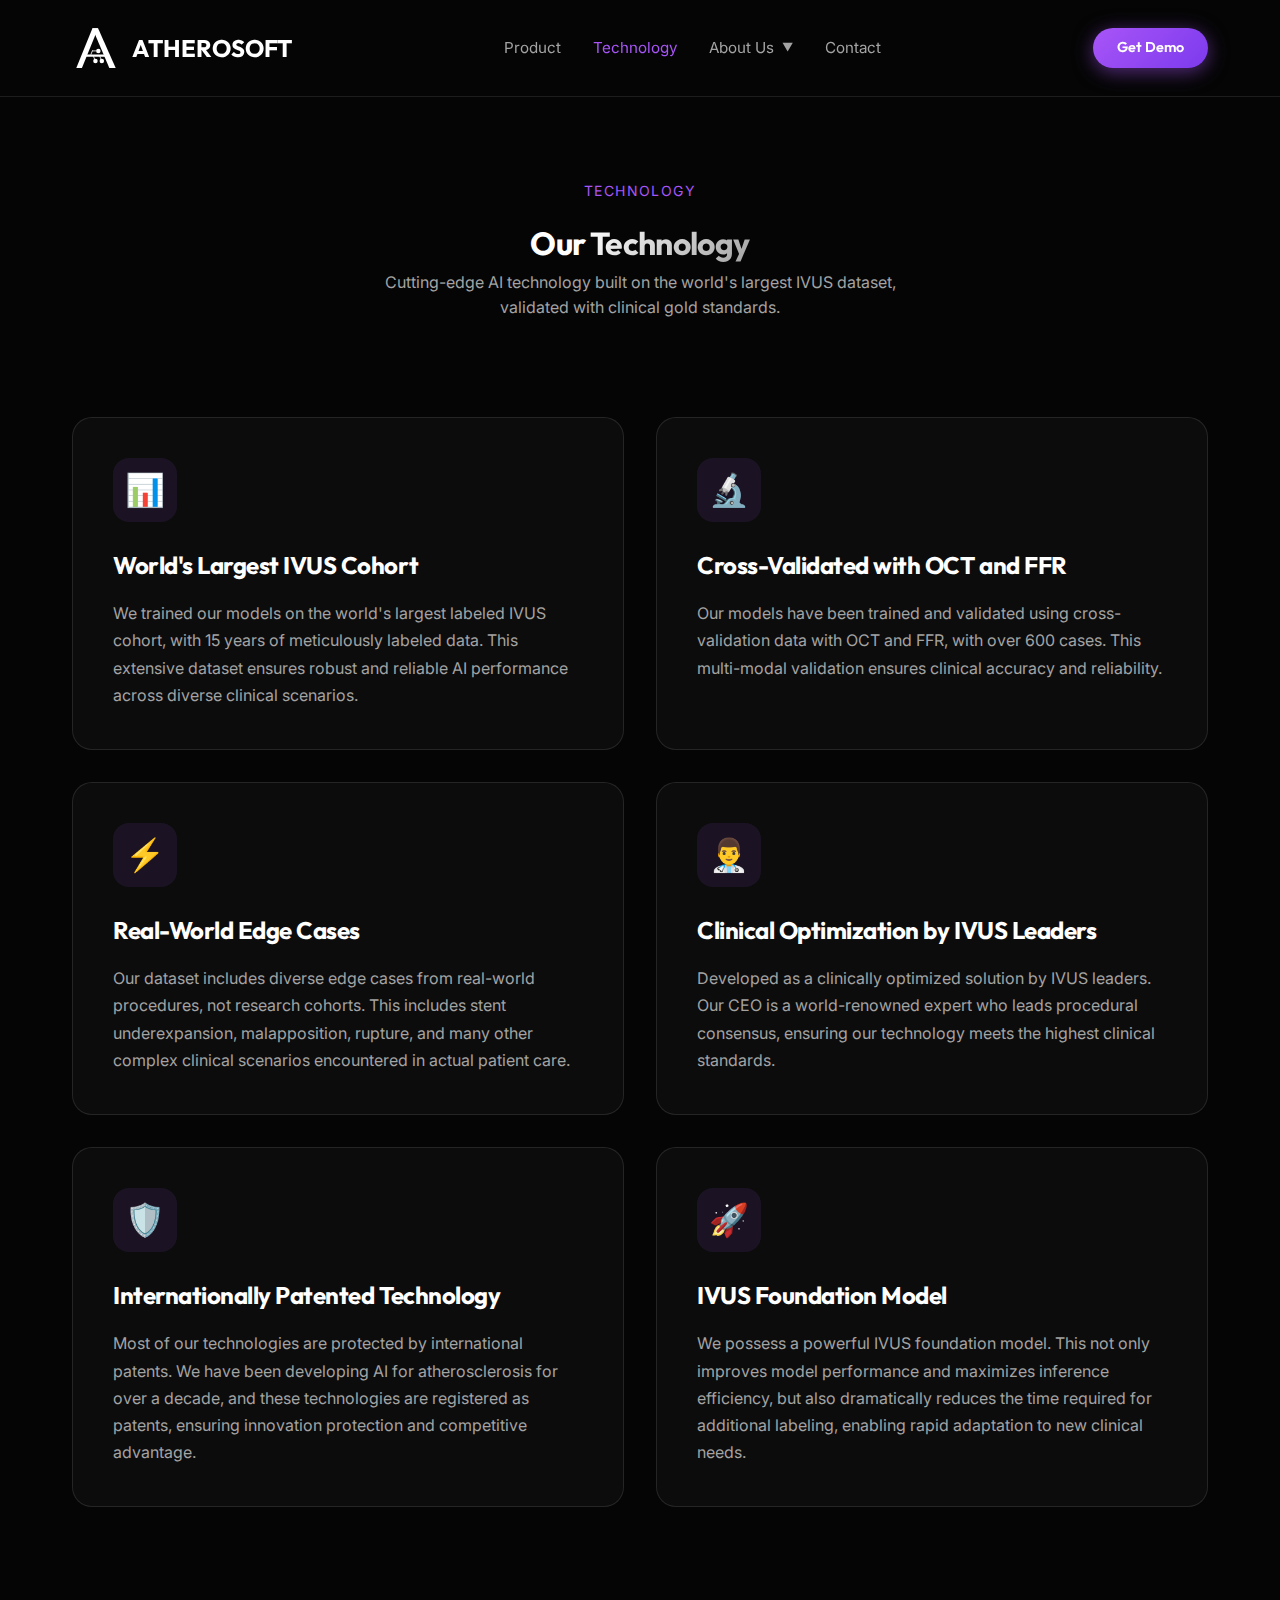
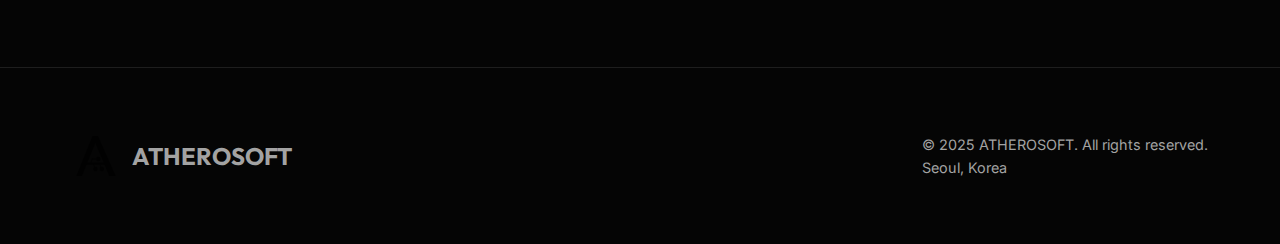
<file: technology.html>
<!DOCTYPE html>
<html lang="en">

<head>
    <meta charset="UTF-8">
    <meta name="viewport" content="width=device-width, initial-scale=1.0">
    <title>Technology | ATHEROSOFT</title>
    <meta name="description"
        content="Learn about ATHEROSOFT's advanced AI technology for IVUS analysis and cardiovascular interventions.">

    <!-- Fonts -->
    <link rel="preconnect" href="https://fonts.googleapis.com">
    <link rel="preconnect" href="https://fonts.gstatic.com" crossorigin>
    <link
        href="https://fonts.googleapis.com/css2?family=Inter:wght@300;400;500;600&family=Outfit:wght@500;700&display=swap"
        rel="stylesheet">

    <!-- Styles -->
    <link rel="stylesheet" href="style.css">
</head>

<body class="about-page">

    <header>
        <div class="container">
            <nav>
                <a href="index.html" class="logo">
                    <img src="ci.svg" alt="ATHEROSOFT Logo">
                    <span>ATHEROSOFT</span>
                </a>
                <div class="nav-links">
                    <a href="index.html#product">Product</a>
                    <a href="technology.html" class="active">Technology</a>
                    <div class="nav-dropdown">
                        <a href="#" class="nav-dropdown-toggle">About Us</a>
                        <div class="nav-dropdown-menu">
                            <a href="our-team.html">Our Team</a>
                            <a href="publications.html">Publications</a>
                            <a href="history.html">History</a>
                        </div>
                    </div>
                    <a href="#contact" onclick="openContactModal(); return false;">Contact</a>
                </div>
                <a href="#contact" class="btn btn-primary" style="padding: 0.5rem 1.5rem; font-size: 0.9rem;"
                    onclick="openContactModal(); return false;">Get
                    Demo</a>
            </nav>
        </div>
    </header>

    <main>
        <section class="about-hero">
            <div class="container">
                <div class="section-header">
                    <span class="section-label">Technology</span>
                    <h1>Our <span class="gradient-text">Technology</span></h1>
                    <p style="color: var(--color-text-muted); max-width: 700px; margin: 0 auto;">
                        Cutting-edge AI technology built on the world's largest IVUS dataset,<br>validated with clinical
                        gold standards.
                    </p>
                </div>
            </div>
        </section>

        <section class="technology-section">
            <div class="container">
                <div class="tech-features">
                    <div class="tech-feature-card">
                        <div class="tech-feature-icon">📊</div>
                        <h3>World's Largest IVUS Cohort</h3>
                        <p>We trained our models on the world's largest labeled IVUS cohort, with 15 years of
                            meticulously labeled data. This extensive dataset ensures robust and reliable AI performance
                            across diverse clinical scenarios.</p>
                    </div>

                    <div class="tech-feature-card">
                        <div class="tech-feature-icon">🔬</div>
                        <h3>Cross-Validated with OCT and FFR</h3>
                        <p>Our models have been trained and validated using cross-validation data with OCT and FFR, with
                            over 600 cases. This multi-modal validation ensures clinical accuracy and reliability.</p>
                    </div>

                    <div class="tech-feature-card">
                        <div class="tech-feature-icon">⚡</div>
                        <h3>Real-World Edge Cases</h3>
                        <p>Our dataset includes diverse edge cases from real-world procedures, not research cohorts.
                            This includes stent underexpansion, malapposition, rupture, and many other complex clinical
                            scenarios encountered in actual patient care.</p>
                    </div>

                    <div class="tech-feature-card">
                        <div class="tech-feature-icon">👨‍⚕️</div>
                        <h3>Clinical Optimization by IVUS Leaders</h3>
                        <p>Developed as a clinically optimized solution by IVUS leaders. Our CEO is a world-renowned
                            expert who leads procedural consensus, ensuring our technology meets the highest clinical
                            standards.</p>
                    </div>

                    <div class="tech-feature-card">
                        <div class="tech-feature-icon">🛡️</div>
                        <h3>Internationally Patented Technology</h3>
                        <p>Most of our technologies are protected by international patents. We have been developing AI
                            for atherosclerosis for over a decade, and these technologies are registered as patents,
                            ensuring innovation protection and competitive advantage.</p>
                    </div>

                    <div class="tech-feature-card">
                        <div class="tech-feature-icon">🚀</div>
                        <h3>IVUS Foundation Model</h3>
                        <p>We possess a powerful IVUS foundation model. This not only improves model performance and
                            maximizes inference efficiency, but also dramatically reduces the time required for
                            additional labeling, enabling rapid adaptation to new clinical needs.</p>
                    </div>
                </div>
            </div>
        </section>
    </main>

    <footer>
        <div class="container">
            <div class="footer-content">
                <div class="logo">
                    <img src="ci.svg" alt="ATHEROSOFT Logo" style="filter: grayscale(100%); opacity: 0.7;">
                    <span style="color: var(--color-text-muted);">ATHEROSOFT</span>
                </div>
                <div class="footer-info">
                    <p>© 2025 ATHEROSOFT. All rights reserved.</p>
                    <p>Seoul, Korea</p>
                </div>
            </div>
        </div>
    </footer>

    <!-- Contact Modal -->
    <div id="contactModal" class="modal">
        <div class="modal-content">
            <button class="modal-close" id="closeModal">&times;</button>
            <div class="modal-header">
                <h2>Get in Touch</h2>
                <p>Let's discuss how OMNIVUS can transform your practice.</p>
            </div>
            <form id="contactForm" action="https://formspree.io/f/xnnelnve" method="POST">
                <div class="form-group">
                    <label for="name">Name *</label>
                    <input type="text" id="name" name="name" required>
                </div>
                <div class="form-group">
                    <label for="email">Email *</label>
                    <input type="email" id="email" name="email" required>
                </div>
                <div class="form-group">
                    <label for="organization">Organization</label>
                    <input type="text" id="organization" name="organization">
                </div>
                <div class="form-group">
                    <label for="message">Message *</label>
                    <textarea id="message" name="message" rows="5" required></textarea>
                </div>
                <button type="submit" class="btn btn-primary" style="width: 100%;">Send Message</button>
            </form>
            <div id="formSuccess" class="form-message" style="display: none;">
                <p>✓ Thank you! We'll get back to you soon.</p>
            </div>
        </div>
    </div>

    <script src="script.js"></script>
</body>

</html>
</file>
<file: style.css>
:root {
    /* Color Palette */
    --color-bg-deep: #050505;
    --color-bg-card: rgba(255, 255, 255, 0.03);
    --color-bg-card-hover: rgba(255, 255, 255, 0.07);

    --color-primary: #a855f7;
    /* Athero Purple */
    --color-primary-glow: rgba(168, 85, 247, 0.5);

    --color-accent: #10b981;
    /* Life Green */
    --color-accent-glow: rgba(16, 185, 129, 0.5);

    --color-text-main: #ffffff;
    --color-text-muted: #a3a3a3;

    --color-border: rgba(255, 255, 255, 0.1);

    /* Typography */
    --font-heading: 'Outfit', sans-serif;
    --font-body: 'Inter', sans-serif;

    /* Spacing */
    --spacing-container: 1200px;
    --spacing-section: 6rem;

    /* Transitions & Effects */
    --transition-main: all 0.4s cubic-bezier(0.4, 0, 0.2, 1);
    --glass-bg: rgba(255, 255, 255, 0.03);
    --glass-border: rgba(255, 255, 255, 0.08);
    --glass-glow: rgba(168, 85, 247, 0.15);
}

/* Animations */
@keyframes fadeInUp {
    from {
        opacity: 0;
        transform: translateY(30px);
    }

    to {
        opacity: 1;
        transform: translateY(0);
    }
}

.reveal {
    opacity: 0;
    transform: translateY(30px);
    transition: var(--transition-main);
}

.reveal.active {
    opacity: 1;
    transform: translateY(0);
}

.delay-1 {
    transition-delay: 0.1s;
}

.delay-2 {
    transition-delay: 0.2s;
}

.delay-3 {
    transition-delay: 0.3s;
}

* {
    margin: 0;
    padding: 0;
    box-sizing: border-box;
}

body {
    background-color: var(--color-bg-deep);
    color: var(--color-text-main);
    font-family: var(--font-body);
    line-height: 1.6;
    overflow-x: hidden;
}

h1,
h2,
h3,
h4,
h5,
h6 {
    font-family: var(--font-heading);
    color: var(--color-text-main);
    font-weight: 700;
    letter-spacing: -0.02em;
}

a {
    text-decoration: none;
    color: inherit;
    transition: color 0.3s ease;
}

/* Utilities */
.container {
    max-width: var(--spacing-container);
    margin: 0 auto;
    padding: 0 2rem;
}

.glow-text {
    text-shadow: 0 0 20px var(--color-primary-glow);
}

.gradient-text {
    background: linear-gradient(135deg, #fff 0%, var(--color-text-muted) 100%);
    -webkit-background-clip: text;
    background-clip: text;
    -webkit-text-fill-color: transparent;
}

.btn {
    display: inline-block;
    padding: 1rem 2rem;
    border-radius: 50px;
    font-weight: 600;
    transition: all 0.3s ease;
    cursor: pointer;
    font-family: var(--font-heading);
}

.btn-primary {
    background: linear-gradient(135deg, var(--color-primary) 0%, #7c3aed 100%);
    color: white;
    box-shadow: 0 4px 20px var(--color-primary-glow);
    border: none;
}

.btn-primary:hover {
    transform: translateY(-2px);
    box-shadow: 0 8px 30px var(--color-primary-glow);
}

.btn-secondary {
    background: transparent;
    border: 1px solid var(--color-border);
    color: var(--color-text-main);
}

.btn-secondary:hover {
    border-color: var(--color-text-main);
    background: var(--color-bg-card);
}

/* Header */
header {
    position: fixed;
    top: 0;
    width: 100%;
    z-index: 1000;
    padding: 1.5rem 0;
    background: rgba(5, 5, 5, 0.8);
    backdrop-filter: blur(10px);
    border-bottom: 1px solid var(--color-border);
}

nav {
    display: flex;
    justify-content: space-between;
    align-items: center;
}

.logo {
    display: flex;
    align-items: center;
    gap: 0.75rem;
    font-family: "Malgun Gothic", "Outfit", sans-serif;
    font-size: 1.5rem;
    font-weight: 700;
    text-transform: uppercase;
}

.logo img {
    height: 48px;
    filter: invert(1);
}

.nav-links {
    display: flex;
    gap: 2rem;
    align-items: center;
}

.nav-links a {
    font-size: 0.95rem;
    color: var(--color-text-muted);
}

.nav-links a:hover {
    color: var(--color-primary);
}

/* Dropdown Menu */
.nav-dropdown {
    position: relative;
}

.nav-dropdown-toggle {
    display: flex;
    align-items: center;
    gap: 0.25rem;
}

.nav-dropdown-toggle::after {
    content: '▼';
    font-size: 0.7rem;
    margin-left: 0.25rem;
    transition: transform 0.3s ease;
}

.nav-dropdown:hover .nav-dropdown-toggle::after {
    transform: rotate(180deg);
}

.nav-dropdown-menu {
    position: absolute;
    top: 100%;
    left: 50%;
    transform: translateX(-50%);
    margin-top: 0.5rem;
    background: linear-gradient(135deg, #0a0a0a 0%, #121212 100%);
    border: 1px solid var(--color-border);
    border-radius: 12px;
    padding: 0.5rem 0;
    min-width: 180px;
    opacity: 0;
    visibility: hidden;
    transform: translateX(-50%) translateY(-10px);
    transition: all 0.3s ease;
    box-shadow: 0 10px 30px rgba(0, 0, 0, 0.5);
    z-index: 1000;
}

.nav-dropdown:hover .nav-dropdown-menu {
    opacity: 1;
    visibility: visible;
    transform: translateX(-50%) translateY(0);
}

.nav-dropdown-menu a {
    display: block;
    padding: 0.75rem 1.5rem;
    color: var(--color-text-muted);
    font-size: 0.9rem;
    transition: all 0.2s ease;
    text-align: left;
}

.nav-dropdown-menu a:hover {
    color: var(--color-text-main);
    background: var(--color-bg-card);
    padding-left: 2rem;
}

.nav-dropdown-menu a.active {
    color: var(--color-primary);
    background: rgba(168, 85, 247, 0.1);
}

/* Hero Section */
.hero {
    padding-top: 180px;
    padding-bottom: 100px;
    position: relative;
    overflow: hidden;
}

.hero-content {
    display: flex;
    justify-content: center;
    align-items: center;
}

.hero-text {
    text-align: center;
    max-width: 1200px;
    width: 100%;
}

.hero-text h1 {
    font-size: 3.5rem;
    line-height: 1.1;
    margin-bottom: 1.5rem;
    white-space: nowrap;
}

.hero-text p {
    font-size: 1.125rem;
    color: var(--color-text-muted);
    margin-bottom: 2.5rem;
    max-width: 700px;
    margin-left: auto;
    margin-right: auto;
}

.hero-visual {
    position: relative;
    border-radius: 20px;
    overflow: hidden;
    box-shadow: 0 20px 50px rgba(0, 0, 0, 0.5);
    border: 1px solid var(--color-border);
}

.hero-visual img {
    width: 100%;
    display: block;
    transition: transform 0.5s ease;
}

.hero-visual:hover img {
    transform: scale(1.02);
}

/* Product Section */
.product {
    padding: var(--spacing-section) 0;
    background: linear-gradient(180deg, var(--color-bg-deep) 0%, #0a0a0a 100%);
}

.section-header {
    text-align: center;
    margin-bottom: 4rem;
}

.publications-hero .section-header {
    margin-bottom: 1rem;
}

.section-label {
    text-transform: uppercase;
    font-size: 0.875rem;
    letter-spacing: 0.1em;
    color: var(--color-primary);
    margin-bottom: 1rem;
    display: block;
}

.section-header h2 {
    font-size: 2.5rem;
    margin-bottom: 1rem;
}

.feature-grid {
    display: grid;
    grid-template-columns: repeat(4, 1fr);
    gap: 2rem;
    margin-top: 3rem;
}

.feature-card {
    background: var(--color-bg-card);
    padding: 2rem;
    border-radius: 16px;
    border: 1px solid var(--color-border);
    transition: all 0.3s ease;
}

.feature-card:hover {
    background: var(--color-bg-card-hover);
    transform: translateY(-5px);
    border-color: var(--color-primary);
}

.feature-icon {
    width: 48px;
    height: 48px;
    background: rgba(168, 85, 247, 0.1);
    border-radius: 12px;
    display: flex;
    align-items: center;
    justify-content: center;
    margin-bottom: 1.5rem;
    color: var(--color-primary);
    font-size: 1.5rem;
}

.feature-card h3 {
    font-size: 1.25rem;
    margin-bottom: 0.75rem;
}

.feature-card p {
    color: var(--color-text-muted);
    font-size: 0.95rem;
}

/* Technology Section */
.technology {
    padding: var(--spacing-section) 0;
}

.tech-grid {
    display: grid;
    grid-template-columns: 1fr 1fr;
    gap: 4rem;
    align-items: center;
}

.tech-stats {
    display: grid;
    grid-template-columns: repeat(3, 1fr);
    gap: 2rem;
}

.stat-item {
    text-align: center;
    padding: 2rem;
    background: var(--color-bg-card);
    border-radius: 16px;
    border: 1px solid var(--color-border);
}

.stat-number {
    font-size: 2.5rem;
    font-weight: 700;
    color: var(--color-accent);
    display: block;
    margin-bottom: 0.5rem;
}

.stat-label {
    color: var(--color-text-muted);
    font-size: 0.9rem;
}

/* Footer */
footer {
    padding: 4rem 0;
    border-top: 1px solid var(--color-border);
    margin-top: 4rem;
}

.footer-content {
    display: flex;
    justify-content: space-between;
    align-items: center;
}

.footer-info p {
    color: var(--color-text-muted);
    font-size: 0.9rem;
}

/* Modal */
.modal {
    display: none;
    position: fixed;
    z-index: 2000;
    left: 0;
    top: 0;
    width: 100%;
    height: 100%;
    background-color: rgba(0, 0, 0, 0.85);
    backdrop-filter: blur(10px);
    animation: fadeIn 0.3s ease;
}

.modal.active {
    display: flex;
    align-items: center;
    justify-content: center;
}

@keyframes fadeIn {
    from {
        opacity: 0;
    }

    to {
        opacity: 1;
    }
}

.modal-content {
    background: linear-gradient(135deg, #0a0a0a 0%, #121212 100%);
    border: 1px solid var(--color-border);
    border-radius: 20px;
    padding: 3rem;
    max-width: 500px;
    width: 90%;
    position: relative;
    box-shadow: 0 30px 60px rgba(0, 0, 0, 0.5);
    animation: slideUp 0.3s ease;
}

@keyframes slideUp {
    from {
        opacity: 0;
        transform: translateY(30px);
    }

    to {
        opacity: 1;
        transform: translateY(0);
    }
}

.modal-close {
    position: absolute;
    top: 1.5rem;
    right: 1.5rem;
    background: transparent;
    border: none;
    color: var(--color-text-muted);
    font-size: 2rem;
    cursor: pointer;
    transition: color 0.3s ease;
    line-height: 1;
}

.modal-close:hover {
    color: var(--color-text-main);
}

.modal-header {
    margin-bottom: 2rem;
}

.modal-header h2 {
    font-size: 2rem;
    margin-bottom: 0.5rem;
}

.modal-header p {
    color: var(--color-text-muted);
    font-size: 0.95rem;
}

/* Form Styles */
.form-group {
    margin-bottom: 1.5rem;
}

.form-group label {
    display: block;
    margin-bottom: 0.5rem;
    color: var(--color-text-main);
    font-weight: 500;
    font-size: 0.9rem;
}

.form-group input,
.form-group textarea {
    width: 100%;
    padding: 0.875rem 1rem;
    background: var(--color-bg-card);
    border: 1px solid var(--color-border);
    border-radius: 8px;
    color: var(--color-text-main);
    font-family: var(--font-body);
    font-size: 0.95rem;
    transition: all 0.3s ease;
}

.form-group input:focus,
.form-group textarea:focus {
    outline: none;
    border-color: var(--color-primary);
    background: var(--color-bg-card-hover);
    box-shadow: 0 0 0 3px rgba(168, 85, 247, 0.1);
}

.form-group textarea {
    resize: vertical;
    min-height: 120px;
}

.form-message {
    margin-top: 1.5rem;
    padding: 1rem;
    background: rgba(16, 185, 129, 0.1);
    border: 1px solid var(--color-accent);
    border-radius: 8px;
    text-align: center;
}

.form-message p {
    color: var(--color-accent);
    margin: 0;
    font-weight: 500;
}

@media (max-width: 768px) {

    .hero-content,
    .tech-grid,
    .feature-grid {
        grid-template-columns: 1fr;
    }

    .nav-links {
        display: none;
        /* Mobile menu logic needed later */
    }

    .nav-dropdown-menu {
        left: 0;
        transform: translateX(0);
    }

    .nav-dropdown:hover .nav-dropdown-menu {
        transform: translateX(0);
    }

    .hero-text h1 {
        font-size: 2.5rem;
    }

    .modal-content {
        padding: 2rem;
        width: 95%;
    }

    .modal-header h2 {
        font-size: 1.5rem;
    }
}

/* About Page Specific Styles */
.about-hero {
    padding-top: 180px;
    padding-bottom: 3rem;
    text-align: center;
}

.about-hero .section-header {
    margin-bottom: 1rem;
}

.about-nav {
    display: flex;
    justify-content: center;
    gap: 2rem;
    margin-top: 3rem;
    flex-wrap: wrap;
}

.about-nav-link {
    padding: 0.75rem 2rem;
    background: var(--color-bg-card);
    border: 1px solid var(--color-border);
    border-radius: 50px;
    color: var(--color-text-muted);
    font-weight: 500;
    transition: var(--transition-main);
    font-size: 0.95rem;
}

.about-nav-link:hover {
    color: var(--color-text-main);
    border-color: var(--color-primary);
    background: var(--color-bg-card-hover);
    transform: translateY(-2px);
}

.about-nav-link:active,
.about-nav-link.active {
    background: linear-gradient(135deg, var(--color-primary) 0%, #7c3aed 100%);
    border-color: var(--color-primary);
    color: white;
    box-shadow: 0 4px 20px var(--color-primary-glow);
}

.team-section {
    padding-top: 2rem;
    padding-bottom: var(--spacing-section);
    scroll-margin-top: 100px;
}

.team-section .section-header {
    margin-bottom: 0;
}

.team-grid {
    display: grid;
    grid-template-columns: repeat(4, 1fr);
    gap: 2rem;
    max-width: 1400px;
    margin: 0 auto;
}

.team-card {
    display: flex;
    flex-direction: column;
    background: var(--color-bg-card);
    border: 1px solid var(--color-border);
    border-radius: 20px;
    padding: 2rem;
    transition: all 0.4s cubic-bezier(0.4, 0, 0.2, 1);
    align-items: center;
    text-align: center;
}

.team-card:hover {
    background: var(--color-bg-card-hover);
    border-color: var(--color-primary);
    transform: translateY(-5px);
    box-shadow: 0 20px 40px rgba(0, 0, 0, 0.3);
}

.member-image {
    width: 100%;
    aspect-ratio: 3 / 4;
    max-width: 200px;
    border-radius: 16px;
    overflow: hidden;
    border: 1px solid var(--color-border);
    margin-bottom: 1.5rem;
    padding: 0.3rem;
    box-sizing: border-box;
}

.member-image img {
    width: 100%;
    height: 100%;
    object-fit: cover;
    object-position: center;
    transform: scale(1.1);
    transition: transform 0.5s ease;
    border-radius: 12px;
}

.member-degree {
    font-weight: 400;
}

.team-card:hover .member-image img {
    transform: scale(1.05);
}

.member-info {
    width: 100%;
}

.member-info h3 {
    font-size: 1.25rem;
    margin-bottom: 0.5rem;
}

.member-info .member-role {
    display: block;
    color: var(--color-text-muted);
    font-size: 0.875rem;
    font-weight: 500;
    letter-spacing: 0.02em;
}

@media (max-width: 1200px) {
    .team-grid {
        grid-template-columns: repeat(2, 1fr);
        gap: 2rem;
    }
}

@media (max-width: 768px) {
    .team-grid {
        grid-template-columns: 1fr;
        gap: 2rem;
    }

    .team-card {
        padding: 1.5rem;
    }

    .member-image {
        max-width: 180px;
    }

    .member-info h3 {
        font-size: 1.125rem;
    }

    .member-bio {
        font-size: 0.8rem;
    }
}

/* Publications Preview Section */
.publications-preview-section {
    padding: var(--spacing-section) 0;
    background: linear-gradient(180deg, var(--color-bg-deep) 0%, #0a0a0a 100%);
    scroll-margin-top: 100px;
}

.publications-preview {
    max-width: 900px;
    margin: 3rem auto 0;
    text-align: center;
}

.publication-preview-stats {
    display: grid;
    grid-template-columns: repeat(3, 1fr);
    gap: 2rem;
    margin-bottom: 3rem;
}

.preview-stat {
    background: var(--color-bg-card);
    border: 1px solid var(--color-border);
    border-radius: 16px;
    padding: 2rem;
    transition: var(--transition-main);
}

.preview-stat:hover {
    background: var(--color-bg-card-hover);
    border-color: var(--color-primary);
    transform: translateY(-5px);
}

.preview-stat-number {
    display: block;
    font-size: 2.5rem;
    font-weight: 700;
    color: var(--color-accent);
    margin-bottom: 0.5rem;
    font-family: var(--font-heading);
}

.preview-stat-label {
    color: var(--color-text-muted);
    font-size: 0.9rem;
}

.publications-preview-cta {
    margin-top: 2rem;
}

/* Technology Section */
.technology-section {
    padding-top: 2rem;
    padding-bottom: var(--spacing-section);
    scroll-margin-top: 100px;
}

.tech-features {
    display: grid;
    grid-template-columns: repeat(2, 1fr);
    gap: 2rem;
    max-width: 1200px;
    margin: 0 auto;
}

.tech-feature-card {
    background: var(--color-bg-card);
    border: 1px solid var(--color-border);
    border-radius: 20px;
    padding: 2.5rem;
    transition: var(--transition-main);
}

.tech-feature-card:hover {
    background: var(--color-bg-card-hover);
    border-color: var(--color-primary);
    transform: translateY(-5px);
    box-shadow: 0 20px 40px rgba(0, 0, 0, 0.3);
}

.tech-feature-icon {
    width: 64px;
    height: 64px;
    background: rgba(168, 85, 247, 0.1);
    border-radius: 16px;
    display: flex;
    align-items: center;
    justify-content: center;
    margin-bottom: 1.5rem;
    font-size: 2rem;
}

.tech-feature-card h3 {
    font-size: 1.5rem;
    margin-bottom: 1rem;
    color: var(--color-text-main);
}

.tech-feature-card p {
    color: var(--color-text-muted);
    font-size: 1rem;
    line-height: 1.7;
    margin: 0;
}

@media (max-width: 768px) {
    .tech-features {
        grid-template-columns: 1fr;
        gap: 1.5rem;
    }

    .tech-feature-card {
        padding: 2rem;
    }

    .tech-feature-card h3 {
        font-size: 1.25rem;
    }
}

/* History/Timeline Section */
.history-section {
    padding-top: 2rem;
    padding-bottom: var(--spacing-section);
    scroll-margin-top: 100px;
}

.timeline {
    max-width: 800px;
    margin: 2rem auto 0;
    position: relative;
    padding-left: 3rem;
}

.timeline::before {
    content: '';
    position: absolute;
    left: 0;
    top: 0;
    bottom: 0;
    width: 2px;
    background: linear-gradient(180deg, var(--color-primary) 0%, var(--color-accent) 100%);
    opacity: 0.3;
}

.timeline-item {
    position: relative;
    margin-bottom: 3rem;
    padding-left: 2rem;
}

.timeline-item:last-child {
    margin-bottom: 0;
}

.timeline-item::before {
    content: '';
    position: absolute;
    left: -2.5rem;
    top: 0.5rem;
    width: 16px;
    height: 16px;
    border-radius: 50%;
    background: var(--color-primary);
    border: 3px solid var(--color-bg-deep);
    box-shadow: 0 0 0 4px rgba(168, 85, 247, 0.3),
        0 0 20px var(--color-primary-glow);
    z-index: 1;
}

.timeline-date {
    font-size: 1rem;
    font-weight: 700;
    color: var(--color-primary);
    margin-bottom: 0.5rem;
    font-family: var(--font-heading);
    letter-spacing: 0.05em;
}

.timeline-content {
    background: var(--color-bg-card);
    border: 1px solid var(--color-border);
    border-radius: 16px;
    padding: 2rem;
    transition: var(--transition-main);
}

.timeline-content:hover {
    background: var(--color-bg-card-hover);
    border-color: var(--color-primary);
    transform: translateX(8px);
    box-shadow: 0 10px 30px rgba(0, 0, 0, 0.3),
        0 0 20px var(--glass-glow);
}

.timeline-content h3 {
    font-size: 1.5rem;
    margin-bottom: 0.5rem;
    color: var(--color-text-main);
}

.timeline-content p {
    color: var(--color-text-muted);
    font-size: 0.95rem;
    margin: 0;
    line-height: 1.6;
}

@media (max-width: 768px) {
    .about-nav {
        gap: 1rem;
    }

    .about-nav-link {
        padding: 0.625rem 1.5rem;
        font-size: 0.875rem;
    }

    .publication-preview-stats {
        grid-template-columns: 1fr;
        gap: 1.5rem;
    }

    .preview-stat-number {
        font-size: 2rem;
    }

    .timeline {
        padding-left: 2rem;
    }

    .timeline-item {
        padding-left: 1.5rem;
    }

    .timeline-item::before {
        left: -1.75rem;
        width: 12px;
        height: 12px;
    }

    .timeline-content {
        padding: 1.5rem;
    }

    .timeline-content h3 {
        font-size: 1.25rem;
    }
}

/* Publications Page Specific Styles */
.publications-hero {
    padding-top: 180px;
    padding-bottom: 3rem;
    text-align: center;
    position: relative;
    z-index: 1;
}

.publications-hero::before {
    content: '';
    position: absolute;
    top: -100px;
    right: -100px;
    width: 400px;
    height: 400px;
    background: radial-gradient(circle, var(--color-primary-glow) 0%, transparent 70%);
    opacity: 0.3;
    z-index: -1;
    filter: blur(60px);
}

.publications-section {
    padding-top: 2rem;
    padding-bottom: var(--spacing-section);
}

.publication-category {
    margin-bottom: 5rem;
}

.publication-category:last-child {
    margin-bottom: 0;
}

.category-title {
    font-size: 2rem;
    margin-bottom: 1.5rem;
    padding-bottom: 1rem;
    border-bottom: 2px solid var(--color-border);
    color: var(--color-text-main);
}

.publication-list {
    display: flex;
    flex-direction: column;
    gap: 2rem;
}

.publication-item {
    display: grid;
    grid-template-columns: 80px 1fr;
    gap: 2.5rem;
    background: var(--glass-bg);
    backdrop-filter: blur(12px);
    -webkit-backdrop-filter: blur(12px);
    border: 1px solid var(--glass-border);
    border-radius: 20px;
    padding: 2.5rem;
    transition: var(--transition-main);
    align-items: start;
}

.publication-item:hover {
    background: rgba(255, 255, 255, 0.05);
    border-color: var(--color-primary);
    transform: translateY(-8px) scale(1.01);
    box-shadow: 0 20px 40px rgba(0, 0, 0, 0.4),
        0 0 20px var(--glass-glow);
}

.publication-year {
    font-size: 1.25rem;
    font-weight: 700;
    color: var(--color-primary);
    text-align: center;
    padding-top: 0.25rem;
}

.publication-content {
    flex: 1;
}

.publication-title {
    font-size: 1.125rem;
    font-weight: 600;
    color: var(--color-text-main);
    margin-bottom: 1rem;
    line-height: 1.5;
    font-family: var(--font-body);
}

.publication-details {
    display: flex;
    flex-wrap: wrap;
    gap: 1rem;
    align-items: center;
    margin-bottom: 0.75rem;
    font-size: 0.9rem;
}

.publication-journal {
    font-weight: 600;
    color: var(--color-accent);
    font-style: italic;
}

.publication-volume {
    color: var(--color-text-muted);
}

.publication-year-badge {
    display: inline-block;
    padding: 0.25rem 0.75rem;
    background: rgba(168, 85, 247, 0.1);
    border: 1px solid var(--color-primary);
    border-radius: 12px;
    color: var(--color-primary);
    font-size: 0.8rem;
    font-weight: 600;
}

.publication-ai-badge {
    display: inline-block;
    padding: 0.25rem 0.75rem;
    background: rgba(16, 185, 129, 0.1);
    border: 1px solid var(--color-accent);
    border-radius: 12px;
    color: var(--color-accent);
    font-size: 0.8rem;
    font-weight: 600;
}

.publication-note {
    display: inline-block;
    padding: 0.25rem 0.75rem;
    background: rgba(16, 185, 129, 0.1);
    border: 1px solid var(--color-accent);
    border-radius: 12px;
    color: var(--color-accent);
    font-size: 0.75rem;
    font-weight: 600;
}

.publication-authors {
    color: var(--color-text-muted);
    font-size: 0.9rem;
    line-height: 1.6;
    margin: 0;
}

.nav-links a.active {
    color: var(--color-primary);
}

@media (max-width: 768px) {
    .publication-item {
        grid-template-columns: 1fr;
        gap: 1rem;
        padding: 1.5rem;
    }

    .publication-year {
        text-align: left;
        font-size: 1rem;
    }

    .publication-title {
        font-size: 1rem;
    }

    .category-title {
        font-size: 1.5rem;
    }
}
</file>
